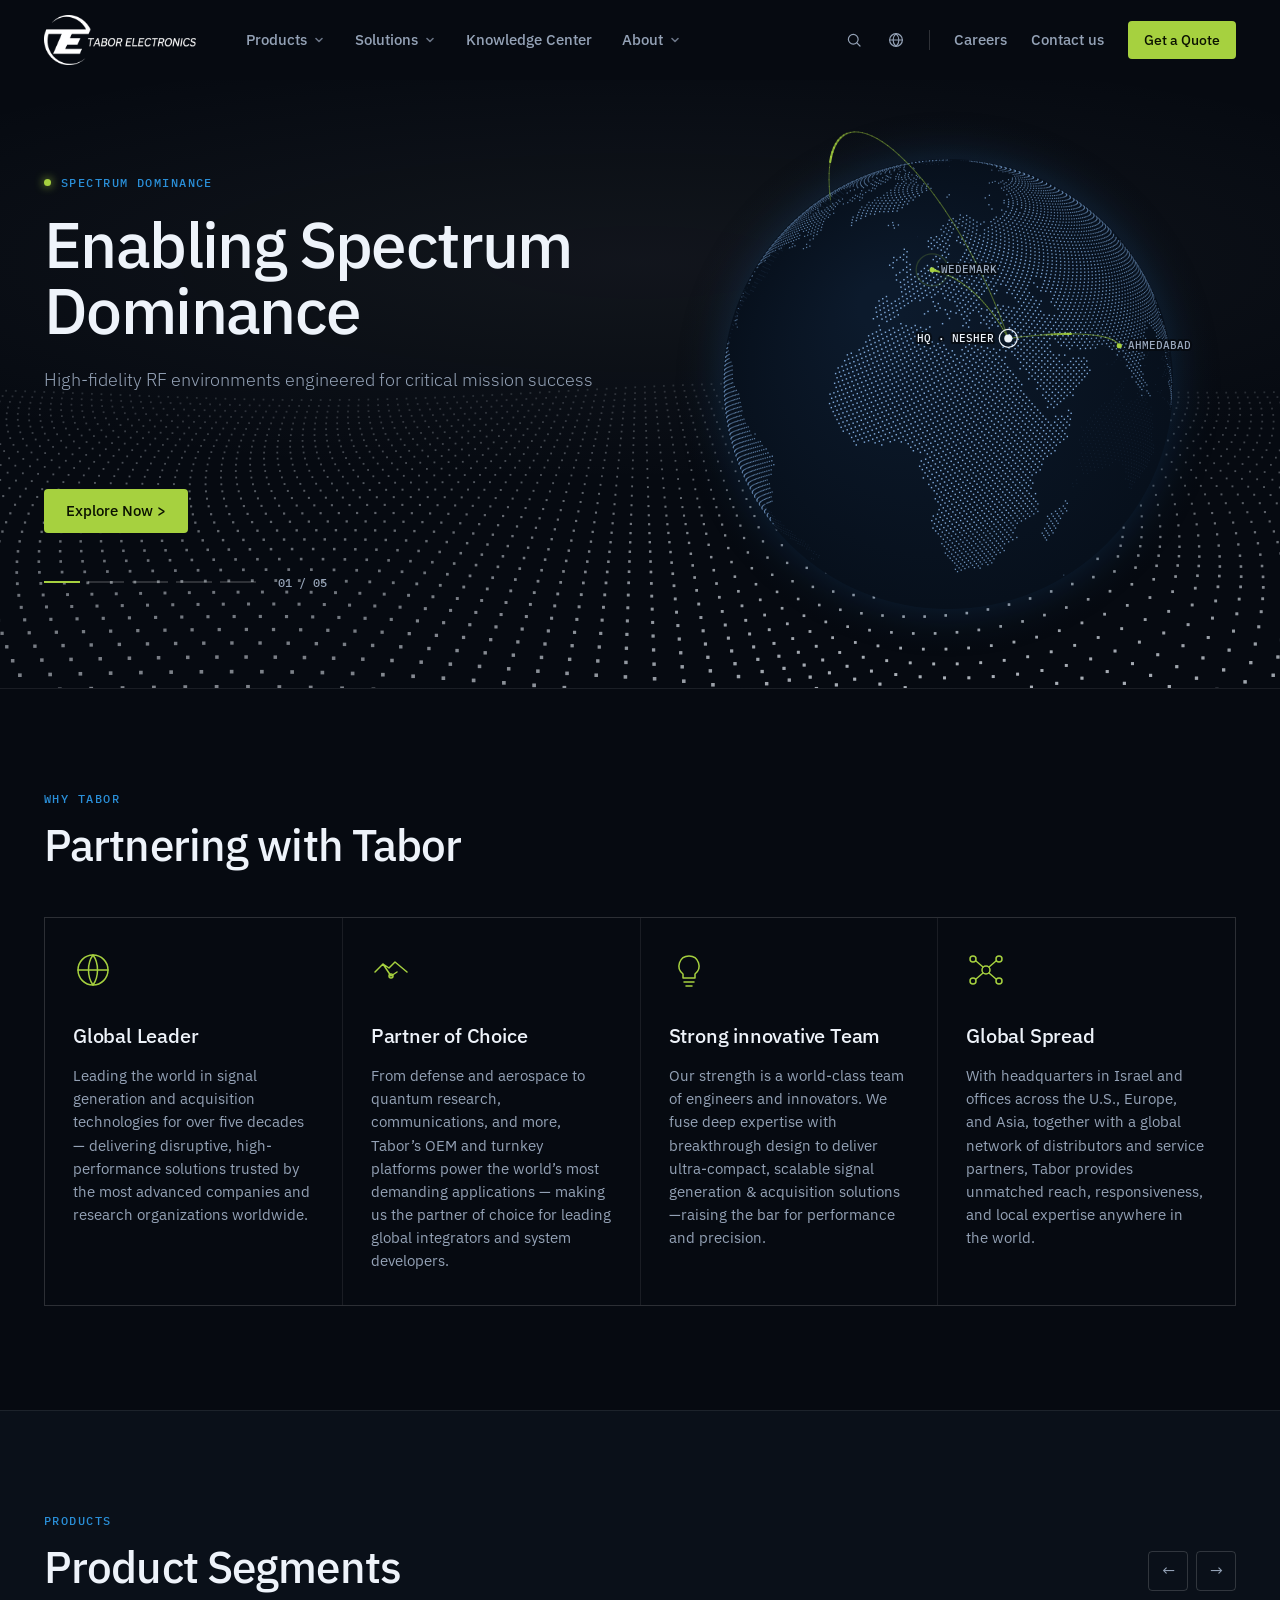
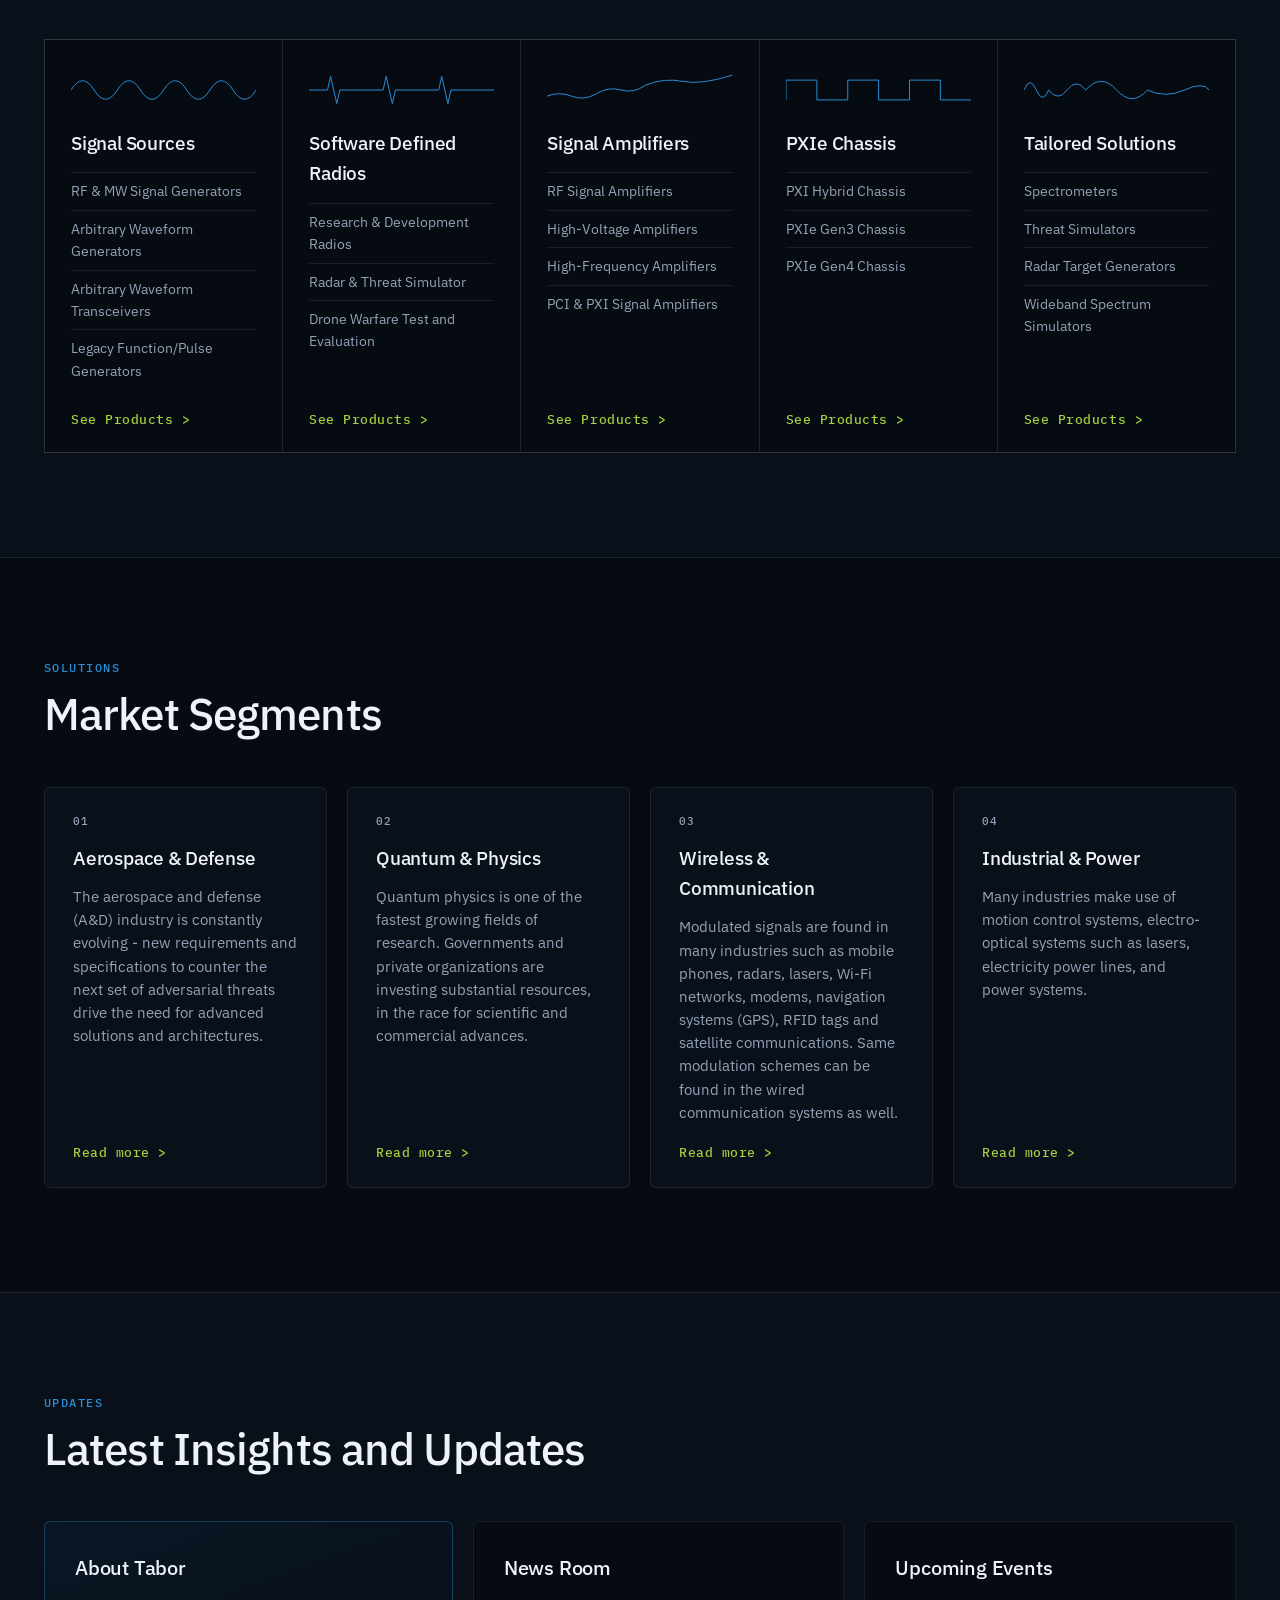
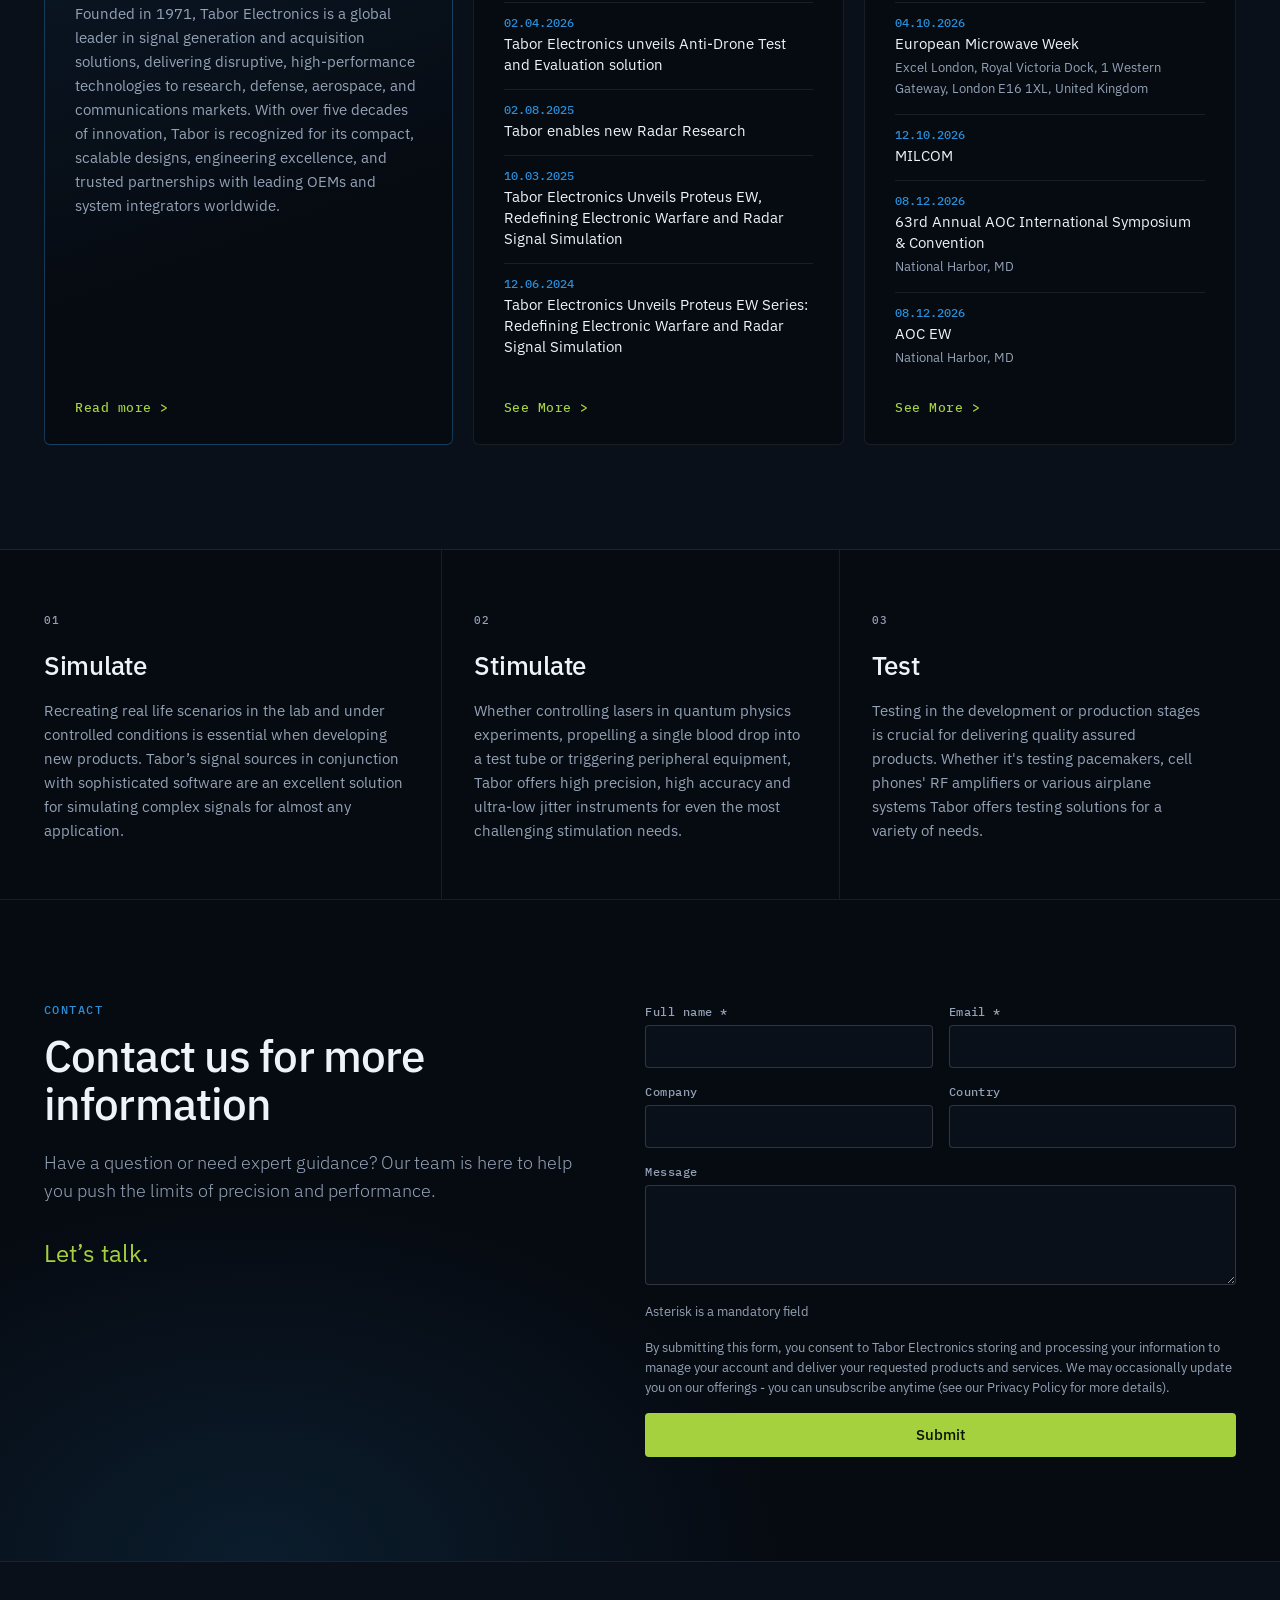
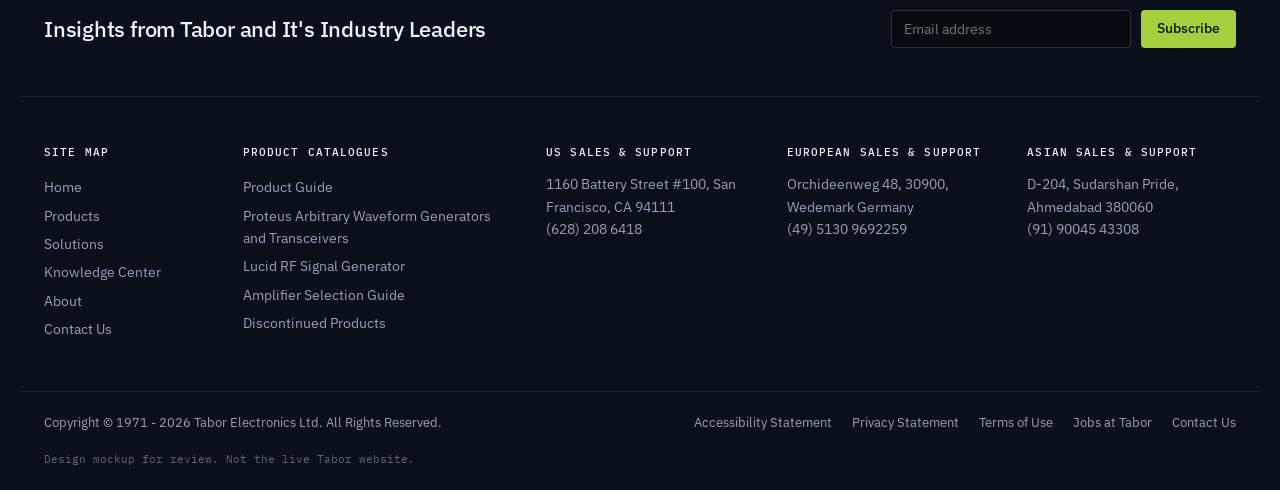
<file: index.html>
<!doctype html>
<html lang="en">
<head>
  <meta charset="utf-8" />
  <meta name="viewport" content="width=device-width, initial-scale=1" />
  <meta name="robots" content="noindex, nofollow, noarchive" />
  <title>Tabor Electronics | High-end, World leading, Signal Source Company</title>
  <link rel="icon" href="assets/favicon.png" />
  <link rel="preconnect" href="https://fonts.googleapis.com" />
  <link rel="preconnect" href="https://fonts.gstatic.com" crossorigin />
  <link href="https://fonts.googleapis.com/css2?family=IBM+Plex+Mono:wght@400;500&family=IBM+Plex+Sans:wght@300;400;500;600&display=swap" rel="stylesheet" />
  <link rel="stylesheet" href="styles.css" />
</head>
<body>

  <!-- HEADER: logo, main menu with dropdowns, search, language, utility links, quote -->
  <header class="nav" id="nav">
    <div class="wrap nav__bar">
      <a href="#" class="nav__logo"><img src="assets/tabor-logo.png" alt="Tabor Electronics" width="150" height="49" /></a>

      <nav class="menu" id="menu" aria-label="Main">
        <span class="menu__pill" aria-hidden="true"></span>
        <ul class="menu__list">
          <li class="menu__item" data-menu>
            <button class="menu__link" aria-expanded="false">Products<svg class="chev" viewBox="0 0 12 12" aria-hidden="true"><path d="M3 4.5 6 7.5 9 4.5" /></svg></button>
            <div class="dd dd--products">
              <div class="dd__cols">
                <div>
                  <p class="dd__head">Signal Sources</p>
                  <ul><li><a href="#">RF &amp; MW Signal Generators</a></li><li><a href="#">Arbitrary Waveform Generators</a></li><li><a href="#">Arbitrary Waveform Transceivers</a></li><li><a href="#">Legacy Function/Pulse Generators</a></li></ul>
                </div>
                <div>
                  <p class="dd__head">Signal Amplifiers</p>
                  <ul><li><a href="#">RF Signal Amplifiers</a></li><li><a href="#">High-Voltage Amplifiers</a></li><li><a href="#">High-Frequency Amplifiers</a></li><li><a href="#">PCI &amp; PXI Signal Amplifiers</a></li></ul>
                </div>
                <div>
                  <p class="dd__head">Software Defined Radios</p>
                  <ul><li><a href="#">Research &amp; Development Radios</a></li><li><a href="#">Radar &amp; Threat Simulator</a></li><li><a href="#">Drone Warfare Test and Evaluation</a></li></ul>
                  <ul class="dd__more"><li><a href="#">Tailored Solutions</a></li><li><a href="#">PXIe Chassis</a></li><li><a href="#">Discontinued Products</a></li></ul>
                </div>
              </div>
              <a href="#" class="dd__feature">
                <svg class="dd__wave" viewBox="0 0 240 48" aria-hidden="true"><path d="M0 24 Q 15 0 30 24 T 60 24 T 90 24 T 120 24 T 150 24 T 180 24 T 210 24 T 240 24" /></svg>
                <strong>Explore Proteus AWG &amp; Transceivers Series</strong>
                <span>High-speed waveform generation, IQ modulation and signal processing in one scalable system.</span>
                <em>Product Navigator<svg viewBox="0 0 12 12" aria-hidden="true"><path d="M4.5 3 7.5 6 4.5 9" /></svg></em>
              </a>
            </div>
          </li>
          <li class="menu__item" data-menu>
            <button class="menu__link" aria-expanded="false">Solutions<svg class="chev" viewBox="0 0 12 12" aria-hidden="true"><path d="M3 4.5 6 7.5 9 4.5" /></svg></button>
            <div class="dd dd--solutions">
              <div class="dd__cols">
                <div>
                  <p class="dd__head">Aerospace &amp; Defense</p>
                  <ul><li><a href="#">Spectrum Control and Monitoring</a></li><li><a href="#">Unmanned Aerial Systems (UAS) / Drones</a></li><li><a href="#">Radar and Range Simulation</a></li><li><a href="#">Electronic Warfare (EW)</a></li></ul>
                </div>
                <div>
                  <p class="dd__head">Quantum &amp; Physics</p>
                  <ul><li><a href="#">Quantum Computing</a></li><li><a href="#">Quantum Sensing</a></li><li><a href="#">Quantum Communication</a></li></ul>
                  <ul class="dd__more"><li><a href="#">Wireless &amp; Communications</a></li><li><a href="#">Industrial &amp; Power</a></li></ul>
                </div>
              </div>
            </div>
          </li>
          <li class="menu__item"><a href="#" class="menu__link">Knowledge Center</a></li>
          <li class="menu__item" data-menu>
            <button class="menu__link" aria-expanded="false">About<svg class="chev" viewBox="0 0 12 12" aria-hidden="true"><path d="M3 4.5 6 7.5 9 4.5" /></svg></button>
            <div class="dd dd--about">
              <ul class="dd__grid"><li><a href="#">Company Profile</a></li><li><a href="#">OEM &amp; Custom Solutions</a></li><li><a href="#">Key Executives</a></li><li><a href="#">Careers</a></li><li><a href="#">Quality at Tabor</a></li><li><a href="#">RoHS, WEEE &amp; REACH</a></li><li><a href="#">Blog</a></li><li><a href="#">News Room</a></li></ul>
            </div>
          </li>
        </ul>
      </nav>

      <div class="nav__tools">
        <div class="search" id="search">
          <button class="icon-btn" aria-label="Search" aria-expanded="false"><svg viewBox="0 0 24 24" aria-hidden="true"><circle cx="11" cy="11" r="6.5" /><path d="m20 20-4.2-4.2" /></svg></button>
          <input type="search" placeholder="Search products, solutions…" aria-label="Search" />
        </div>
        <button class="icon-btn" aria-label="Language"><svg viewBox="0 0 24 24" aria-hidden="true"><circle cx="12" cy="12" r="8.5" /><path d="M3.5 12h17M12 3.5c-2.6 2.4-3.9 5.2-3.9 8.5s1.3 6.1 3.9 8.5M12 3.5c2.6 2.4 3.9 5.2 3.9 8.5s-1.3 6.1-3.9 8.5" /></svg></button>
        <span class="nav__rule" aria-hidden="true"></span>
        <a href="#" class="nav__util">Careers</a>
        <a href="#" class="nav__util">Contact us</a>
        <a href="#" class="btn btn--lime btn--sm nav__quote">Get a Quote</a>
      </div>

      <button class="burger" id="burger" aria-label="Open menu" aria-expanded="false" aria-controls="drawer"><span></span><span></span></button>
    </div>

    <!-- phone and tablet menu -->
    <div class="drawer" id="drawer" aria-hidden="true">
      <div class="drawer__body">
        <details><summary>Products<svg class="chev" viewBox="0 0 12 12" aria-hidden="true"><path d="M3 4.5 6 7.5 9 4.5" /></svg></summary>
          <ul><li><a href="#">Signal Sources</a></li><li><a href="#">Signal Amplifiers</a></li><li><a href="#">Software Defined Radios</a></li><li><a href="#">Tailored Solutions</a></li><li><a href="#">PXIe Chassis</a></li><li><a href="#">Discontinued Products</a></li></ul>
        </details>
        <details><summary>Solutions<svg class="chev" viewBox="0 0 12 12" aria-hidden="true"><path d="M3 4.5 6 7.5 9 4.5" /></svg></summary>
          <ul><li><a href="#">Aerospace &amp; Defense</a></li><li><a href="#">Quantum &amp; Physics</a></li><li><a href="#">Wireless &amp; Communications</a></li><li><a href="#">Industrial &amp; Power</a></li></ul>
        </details>
        <a href="#" class="drawer__link">Knowledge Center</a>
        <details><summary>About<svg class="chev" viewBox="0 0 12 12" aria-hidden="true"><path d="M3 4.5 6 7.5 9 4.5" /></svg></summary>
          <ul><li><a href="#">Company Profile</a></li><li><a href="#">OEM &amp; Custom Solutions</a></li><li><a href="#">Key Executives</a></li><li><a href="#">Quality at Tabor</a></li><li><a href="#">Blog</a></li><li><a href="#">News Room</a></li></ul>
        </details>
        <a href="#" class="drawer__link">Careers</a>
        <a href="#" class="drawer__link">Contact us</a>
        <a href="#" class="btn btn--lime drawer__quote">Get a Quote</a>
      </div>
    </div>
  </header>

  <main>
    <!-- HERO CAROUSEL -->
    <section class="hero">
      <div class="wrap hero__inner">
        <div class="hero__copy">
          <div class="slides" id="slides">
            <article class="slide is-active">
              <p class="eyebrow"><span class="dot"></span>Spectrum dominance</p>
              <h1>Enabling Spectrum Dominance</h1>
              <p class="lead">High-fidelity RF environments engineered for critical mission success</p>
            </article>
            <article class="slide">
              <p class="eyebrow"><span class="dot"></span>Software Defined Radios</p>
              <h1>Tabor's Software Defined Radios</h1>
              <p class="lead">Validate Drone Performance in RF Congested Enviroment</p>
            </article>
            <article class="slide">
              <p class="eyebrow"><span class="dot"></span>LSX Series</p>
              <h1>LSX Series, Ultra-fast Frequency Switching</h1>
              <p class="lead">The new LSX is the speed king! 10us across the entire frequency range.</p>
            </article>
            <article class="slide">
              <p class="eyebrow"><span class="dot"></span>Product Navigator</p>
              <h1>Find the right product Fast and Easy</h1>
              <p class="lead">Enabling the Breakthroughs of Tomorrow</p>
            </article>
            <article class="slide">
              <p class="eyebrow"><span class="dot"></span>Tailored Solutions</p>
              <h1>Innovate with Tailored Solutions</h1>
              <p class="lead">Enabling the Breakthroughs of Tomorrow</p>
            </article>
          </div>
          <a href="#" class="btn btn--lime hero__cta">Explore Now &gt;</a>
          <div class="hero__dots" id="dots" role="tablist" aria-label="Slides">
            <button class="is-active" aria-label="Slide 1"><i></i></button>
            <button aria-label="Slide 2"><i></i></button>
            <button aria-label="Slide 3"><i></i></button>
            <button aria-label="Slide 4"><i></i></button>
            <button aria-label="Slide 5"><i></i></button>
            <span class="hero__count" id="count">01 / 05</span>
          </div>
        </div>
        <div class="hero__globe"><div id="globe" class="rg"></div></div>
      </div>
    </section>

    <!-- PARTNERING WITH TABOR -->
    <section class="section">
      <div class="wrap">
        <header class="section__head"><p class="eyebrow">Why Tabor</p><h2>Partnering with Tabor</h2></header>
        <div class="pillars">
          <article>
            <svg class="pic" viewBox="0 0 40 40" aria-hidden="true"><circle cx="20" cy="20" r="15" /><path d="M5 20h30M20 5c-6 8-6 22 0 30M20 5c6 8 6 22 0 30" /></svg>
            <h3>Global Leader</h3>
            <p>Leading the world in signal generation and acquisition technologies for over five decades — delivering disruptive, high-performance solutions trusted by the most advanced companies and research organizations worldwide.</p>
          </article>
          <article>
            <svg class="pic" viewBox="0 0 40 40" aria-hidden="true"><path d="M4 22l8-8 6 4 6-6 12 10M12 14l8 12 6-4" /><circle cx="20" cy="26" r="2" /></svg>
            <h3>Partner of Choice</h3>
            <p>From defense and aerospace to quantum research, communications, and more, Tabor’s OEM and turnkey platforms power the world’s most demanding applications — making us the partner of choice for leading global integrators and system developers.</p>
          </article>
          <article>
            <svg class="pic" viewBox="0 0 40 40" aria-hidden="true"><path d="M20 6a10 10 0 0 0-6 18v4h12v-4a10 10 0 0 0-6-18zM15 32h10M17 36h6" /></svg>
            <h3>Strong innovative Team</h3>
            <p>Our strength is a world-class team of engineers and innovators. We fuse deep expertise with breakthrough design to deliver ultra-compact, scalable signal generation &amp; acquisition solutions—raising the bar for performance and precision.</p>
          </article>
          <article>
            <svg class="pic" viewBox="0 0 40 40" aria-hidden="true"><circle cx="20" cy="20" r="4" /><circle cx="7" cy="9" r="3" /><circle cx="33" cy="9" r="3" /><circle cx="7" cy="31" r="3" /><circle cx="33" cy="31" r="3" /><path d="M10 11l7 6M30 11l-7 6M10 29l7-6M30 29l-7-6" /></svg>
            <h3>Global Spread</h3>
            <p>With headquarters in Israel and offices across the U.S., Europe, and Asia, together with a global network of distributors and service partners, Tabor provides unmatched reach, responsiveness, and local expertise anywhere in the world.</p>
          </article>
        </div>
      </div>
    </section>

    <!-- PRODUCT SEGMENTS -->
    <section class="section section--alt">
      <div class="wrap">
        <header class="section__head section__head--row">
          <div><p class="eyebrow">Products</p><h2>Product Segments</h2></div>
          <div class="arrows" aria-hidden="true"><span>←</span><span>→</span></div>
        </header>
        <div class="products">
          <a class="card" href="#">
            <svg class="wave" viewBox="0 0 300 60" aria-hidden="true"><path d="M0 30 Q 18.75 0 37.5 30 T 75 30 T 112.5 30 T 150 30 T 187.5 30 T 225 30 T 262.5 30 T 300 30" /></svg>
            <h3>Signal Sources</h3>
            <ul><li>RF &amp; MW Signal Generators</li><li>Arbitrary Waveform Generators</li><li>Arbitrary Waveform Transceivers</li><li>Legacy Function/Pulse Generators</li></ul>
            <span class="more">See Products &gt;</span>
          </a>
          <a class="card" href="#">
            <svg class="wave" viewBox="0 0 300 60" aria-hidden="true"><path d="M0 30 L30 30 L35 8 L45 52 L50 30 L120 30 L125 8 L135 52 L140 30 L210 30 L215 8 L225 52 L230 30 L300 30" /></svg>
            <h3>Software Defined Radios</h3>
            <ul><li>Research &amp; Development Radios</li><li>Radar &amp; Threat Simulator</li><li>Drone Warfare Test and Evaluation</li></ul>
            <span class="more">See Products &gt;</span>
          </a>
          <a class="card" href="#">
            <svg class="wave" viewBox="0 0 300 60" aria-hidden="true"><path d="M0 40 Q 20 32 40 40 T 80 36 Q 100 24 120 30 T 160 22 Q 190 10 220 16 T 300 6" /></svg>
            <h3>Signal Amplifiers</h3>
            <ul><li>RF Signal Amplifiers</li><li>High-Voltage Amplifiers</li><li>High-Frequency Amplifiers</li><li>PCI &amp; PXI Signal Amplifiers</li></ul>
            <span class="more">See Products &gt;</span>
          </a>
          <a class="card" href="#">
            <svg class="wave" viewBox="0 0 300 60" aria-hidden="true"><path d="M0 46 L0 14 L50 14 L50 46 L100 46 L100 14 L150 14 L150 46 L200 46 L200 14 L250 14 L250 46 L300 46" /></svg>
            <h3>PXIe Chassis</h3>
            <ul><li>PXI Hybrid Chassis</li><li>PXIe Gen3 Chassis</li><li>PXIe Gen4 Chassis</li></ul>
            <span class="more">See Products &gt;</span>
          </a>
          <a class="card" href="#">
            <svg class="wave" viewBox="0 0 300 60" aria-hidden="true"><path d="M0 30 Q 10 6 20 30 T 40 30 Q 55 50 70 30 T 100 30 Q 125 2 150 30 T 200 30 Q 230 44 260 30 T 300 30" /></svg>
            <h3>Tailored Solutions</h3>
            <ul><li>Spectrometers</li><li>Threat Simulators</li><li>Radar Target Generators</li><li>Wideband Spectrum Simulators</li></ul>
            <span class="more">See Products &gt;</span>
          </a>
        </div>
      </div>
    </section>

    <!-- MARKET SEGMENTS -->
    <section class="section">
      <div class="wrap">
        <header class="section__head"><p class="eyebrow">Solutions</p><h2>Market Segments</h2></header>
        <div class="markets">
          <article><span class="tag">01</span><h3>Aerospace &amp; Defense</h3><p>The aerospace and defense (A&amp;D) industry is constantly evolving - new requirements and specifications to counter the next set of adversarial threats drive the need for advanced solutions and architectures.</p><a href="#" class="more">Read more &gt;</a></article>
          <article><span class="tag">02</span><h3>Quantum &amp; Physics</h3><p>Quantum physics is one of the fastest growing fields of research. Governments and private organizations are investing substantial resources, in the race for scientific and commercial advances.</p><a href="#" class="more">Read more &gt;</a></article>
          <article><span class="tag">03</span><h3>Wireless &amp; Communication</h3><p>Modulated signals are found in many industries such as mobile phones, radars, lasers, Wi-Fi networks, modems, navigation systems (GPS), RFID tags and satellite communications. Same modulation schemes can be found in the wired communication systems as well.</p><a href="#" class="more">Read more &gt;</a></article>
          <article><span class="tag">04</span><h3>Industrial &amp; Power</h3><p>Many industries make use of motion control systems, electro-optical systems such as lasers, electricity power lines, and power systems.</p><a href="#" class="more">Read more &gt;</a></article>
        </div>
      </div>
    </section>

    <!-- LATEST INSIGHTS AND UPDATES -->
    <section class="section section--alt">
      <div class="wrap">
        <header class="section__head"><p class="eyebrow">Updates</p><h2>Latest Insights and Updates</h2></header>
        <div class="insights">
          <article class="panel panel--about">
            <h3>About Tabor</h3>
            <p>Founded in 1971, Tabor Electronics is a global leader in signal generation and acquisition solutions, delivering disruptive, high-performance technologies to research, defense, aerospace, and communications markets. With over five decades of innovation, Tabor is recognized for its compact, scalable designs, engineering excellence, and trusted partnerships with leading OEMs and system integrators worldwide.</p>
            <a href="#" class="more">Read more &gt;</a>
          </article>
          <article class="panel">
            <h3>News Room</h3>
            <ul class="feed">
              <li><time>02.04.2026</time><a href="#">Tabor Electronics unveils Anti-Drone Test and Evaluation solution</a></li>
              <li><time>02.08.2025</time><a href="#">Tabor enables new Radar Research</a></li>
              <li><time>10.03.2025</time><a href="#">Tabor Electronics Unveils Proteus EW, Redefining Electronic Warfare and Radar Signal Simulation</a></li>
              <li><time>12.06.2024</time><a href="#">Tabor Electronics Unveils Proteus EW Series: Redefining Electronic Warfare and Radar Signal Simulation</a></li>
            </ul>
            <a href="#" class="more">See More &gt;</a>
          </article>
          <article class="panel">
            <h3>Upcoming Events</h3>
            <ul class="feed">
              <li><time>04.10.2026</time><a href="#">European Microwave Week</a><small>Excel London, Royal Victoria Dock, 1 Western Gateway, London E16 1XL, United Kingdom</small></li>
              <li><time>12.10.2026</time><a href="#">MILCOM</a></li>
              <li><time>08.12.2026</time><a href="#">63rd Annual AOC International Symposium &amp; Convention</a><small>National Harbor, MD</small></li>
              <li><time>08.12.2026</time><a href="#">AOC EW</a><small>National Harbor, MD</small></li>
            </ul>
            <a href="#" class="more">See More &gt;</a>
          </article>
        </div>
      </div>
    </section>

    <!-- SIMULATE / STIMULATE / TEST -->
    <section class="sst">
      <div class="wrap sst__grid">
        <article>
          <span class="tag">01</span>
          <h3>Simulate</h3>
          <p>Recreating real life scenarios in the lab and under controlled conditions is essential when developing new products. Tabor’s signal sources in conjunction with sophisticated software are an excellent solution for simulating complex signals for almost any application.</p>
        </article>
        <article>
          <span class="tag">02</span>
          <h3>Stimulate</h3>
          <p>Whether controlling lasers in quantum physics experiments, propelling a single blood drop into a test tube or triggering peripheral equipment, Tabor offers high precision, high accuracy and ultra-low jitter instruments for even the most challenging stimulation needs.</p>
        </article>
        <article>
          <span class="tag">03</span>
          <h3>Test</h3>
          <p>Testing in the development or production stages is crucial for delivering quality assured products. Whether it's testing pacemakers, cell phones' RF amplifiers or various airplane systems Tabor offers testing solutions for a variety of needs.</p>
        </article>
      </div>
    </section>

    <!-- CONTACT -->
    <section class="section contact">
      <div class="wrap contact__grid">
        <div>
          <p class="eyebrow">Contact</p>
          <h2>Contact us for more information</h2>
          <p class="lead">Have a question or need expert guidance? Our team is here to help you push the limits of precision and performance.</p>
          <p class="contact__talk">Let’s talk.</p>
        </div>
        <form class="form" onsubmit="return false">
          <label>Full name *<input type="text" /></label>
          <label>Email *<input type="email" /></label>
          <label>Company<input type="text" /></label>
          <label>Country<input type="text" /></label>
          <label class="form__wide">Message<textarea rows="4"></textarea></label>
          <p class="form__note form__wide">Asterisk is a mandatory field</p>
          <p class="form__note form__wide">By submitting this form, you consent to Tabor Electronics storing and processing your information to manage your account and deliver your requested products and services. We may occasionally update you on our offerings - you can unsubscribe anytime (see our Privacy Policy for more details).</p>
          <button class="btn btn--lime form__wide" type="button">Submit</button>
        </form>
      </div>
    </section>
  </main>

  <footer class="footer">
    <div class="wrap footer__news">
      <h3>Insights from Tabor and It's Industry Leaders</h3>
      <form class="footer__sub" onsubmit="return false"><input type="email" placeholder="Email address" /><button class="btn btn--lime btn--sm" type="button">Subscribe</button></form>
    </div>
    <div class="wrap footer__grid">
      <div>
        <h4>Site Map</h4>
        <ul><li>Home</li><li>Products</li><li>Solutions</li><li>Knowledge Center</li><li>About</li><li>Contact Us</li></ul>
      </div>
      <div>
        <h4>Product Catalogues</h4>
        <ul><li>Product Guide</li><li>Proteus Arbitrary Waveform Generators and Transceivers</li><li>Lucid RF Signal Generator</li><li>Amplifier Selection Guide</li><li>Discontinued Products</li></ul>
      </div>
      <div>
        <h4>US Sales &amp; Support</h4>
        <p>1160 Battery Street #100, San Francisco, CA 94111<br />(628) 208 6418</p>
      </div>
      <div>
        <h4>European Sales &amp; Support</h4>
        <p>Orchideenweg 48, 30900, Wedemark Germany<br />(49) 5130 9692259</p>
      </div>
      <div>
        <h4>Asian Sales &amp; Support</h4>
        <p>D-204, Sudarshan Pride, Ahmedabad 380060<br />(91) 90045 43308</p>
      </div>
    </div>
    <div class="wrap footer__base">
      <span>Copyright © 1971 - 2026 Tabor Electronics Ltd. All Rights Reserved.</span>
      <nav><a href="#">Accessibility Statement</a><a href="#">Privacy Statement</a><a href="#">Terms of Use</a><a href="#">Jobs at Tabor</a><a href="#">Contact Us</a></nav>
    </div>
    <div class="wrap footer__draft">Design mockup for review. Not the live Tabor website.</div>
  </footer>

  <script src="js/land.js"></script>
  <script src="js/globe.js"></script>
  <script src="js/wavemesh.js"></script>
  <script src="js/nav.js"></script>
  <script>
    mountWaveMesh(document.querySelector(".hero"), { origin: document.getElementById("globe") });
    mountRouteGlobe(document.getElementById("globe"), {
      hub: { name: "Nesher", lon: 35.04, lat: 32.77 },
      places: [
        { name: "San Francisco", lon: -122.42, lat: 37.77, note: "US Sales & Support" },
        { name: "Wedemark", lon: 9.72, lat: 52.53, note: "European Sales & Support" },
        { name: "Ahmedabad", lon: 72.57, lat: 23.02, note: "Asian Sales & Support" },
      ],
      theme: { ground: "#07101c", land: "#7fa8d8", arc: "#a6d13f", glow: "rgb(40 130 220 / 0.20)", text: "#eef3fa", muted: "#9aa8bd" },
    });

    // hero carousel: rotates on its own, dots jump to a slide
    (function () {
      const slides = [...document.querySelectorAll("#slides .slide")];
      const dots = [...document.querySelectorAll("#dots button")];
      const count = document.getElementById("count");
      const still = matchMedia("(prefers-reduced-motion: reduce)").matches;
      let i = 0, timer;
      const show = (n) => {
        slides[i].classList.remove("is-active");
        dots[i].classList.remove("is-active");
        i = (n + slides.length) % slides.length;
        slides[i].classList.add("is-active");
        dots[i].classList.add("is-active");
        count.textContent = `0${i + 1} / 0${slides.length}`;
      };
      const run = () => { clearInterval(timer); if (!still) timer = setInterval(() => show(i + 1), 6000); };
      dots.forEach((d, n) => d.addEventListener("click", () => { show(n); run(); }));
      run();
    })();
  </script>
</body>
</html>
</file>
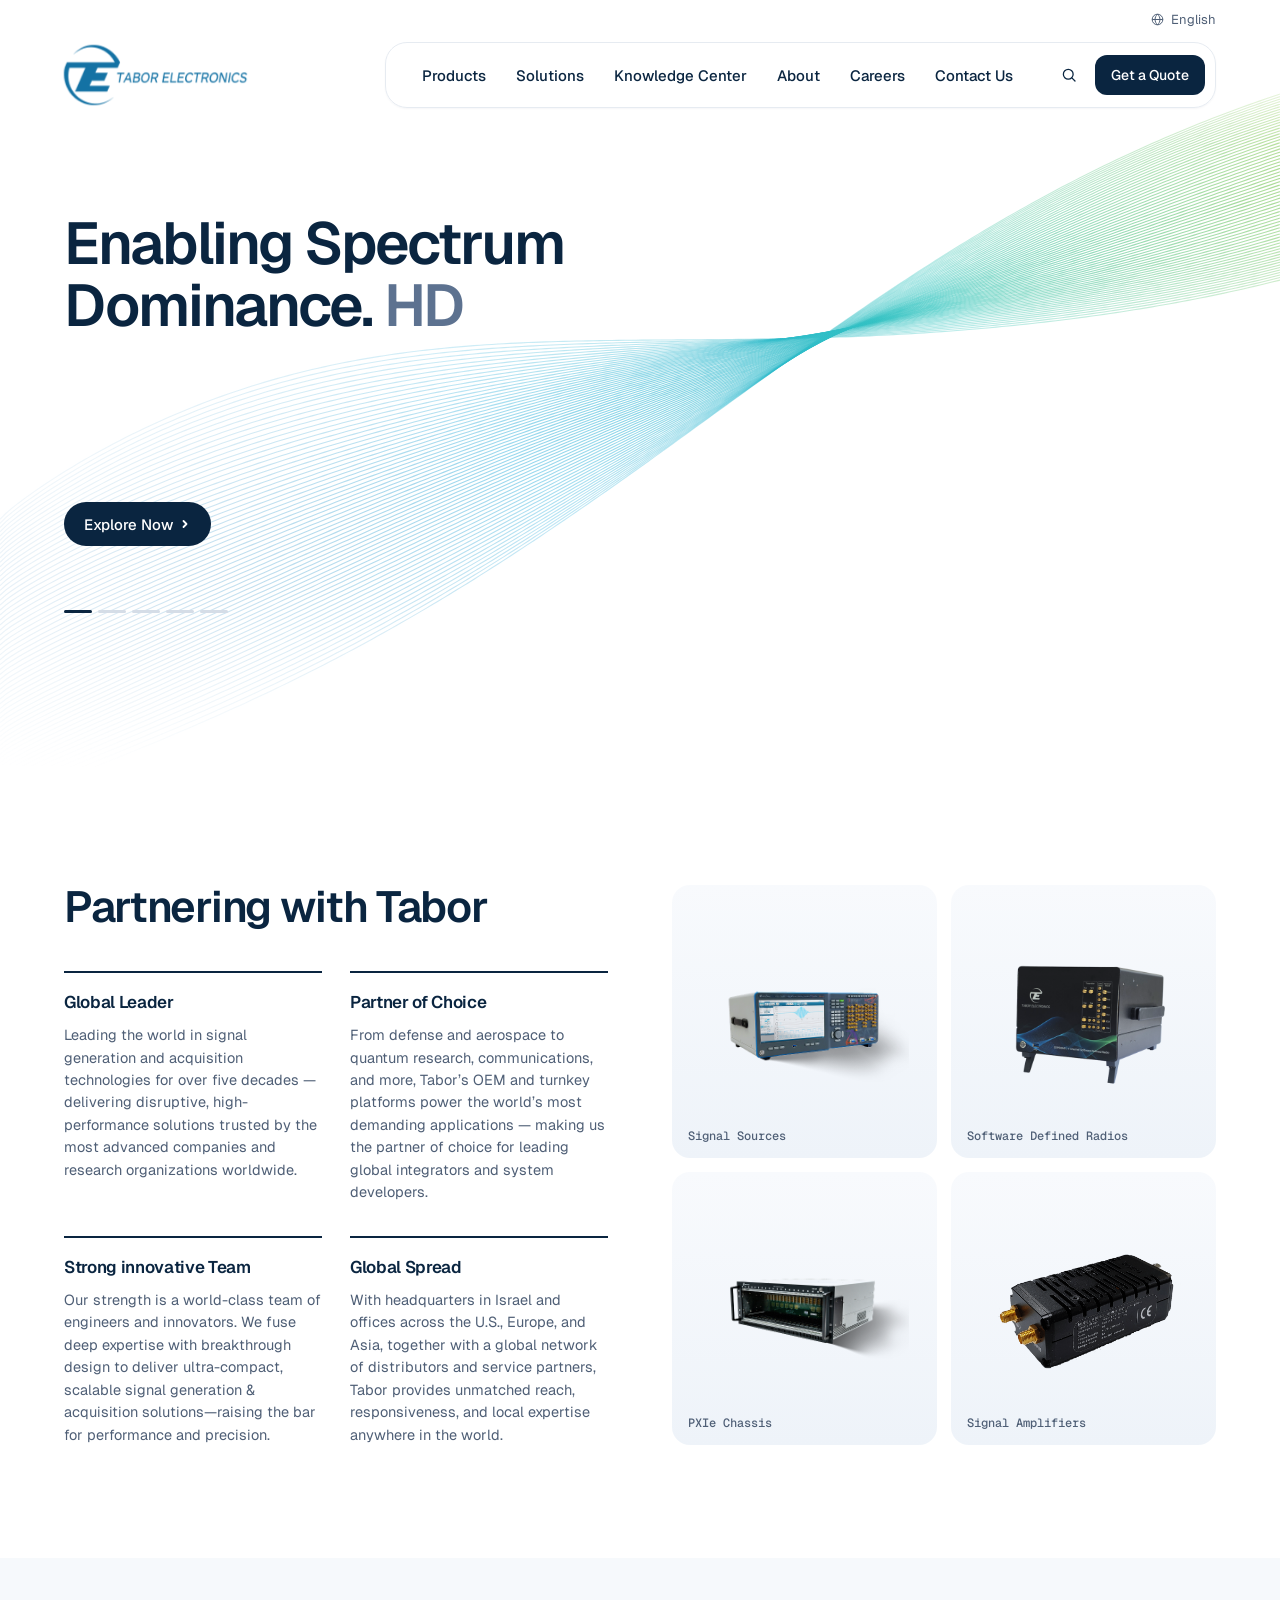
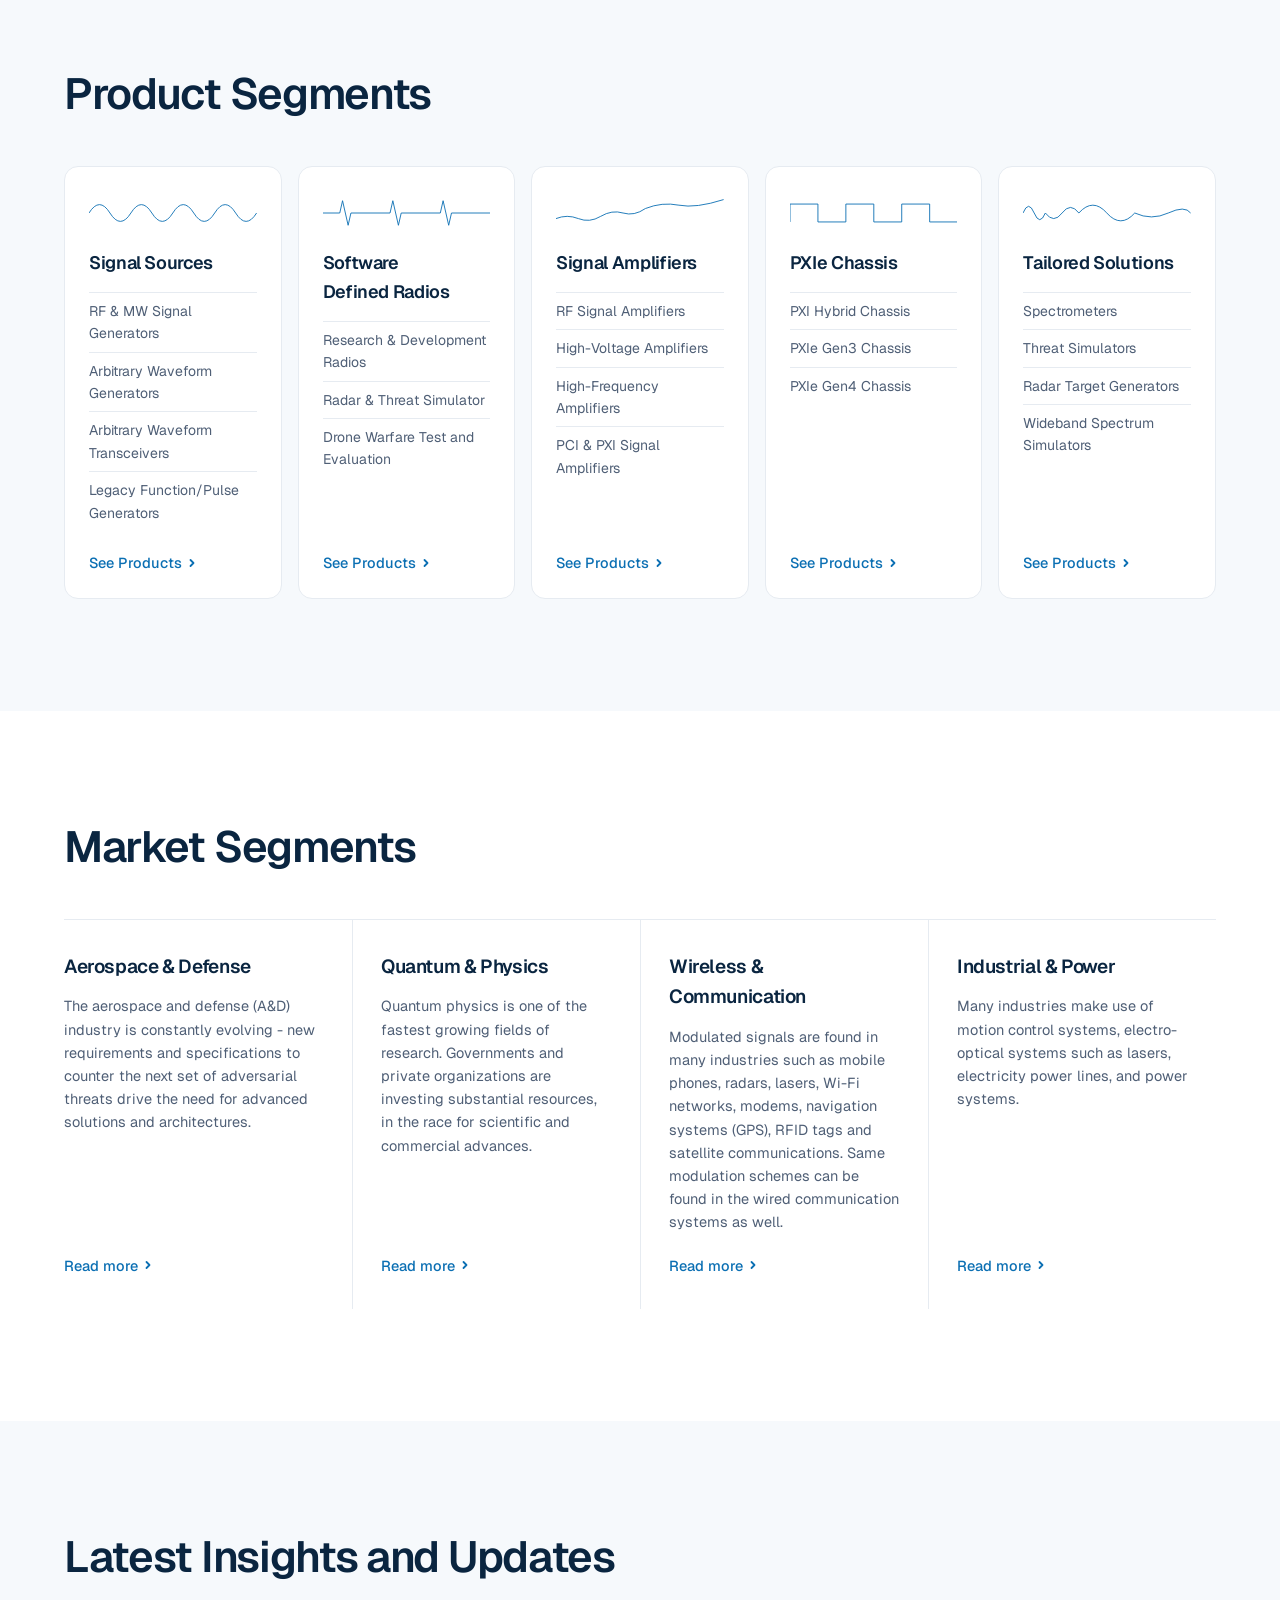
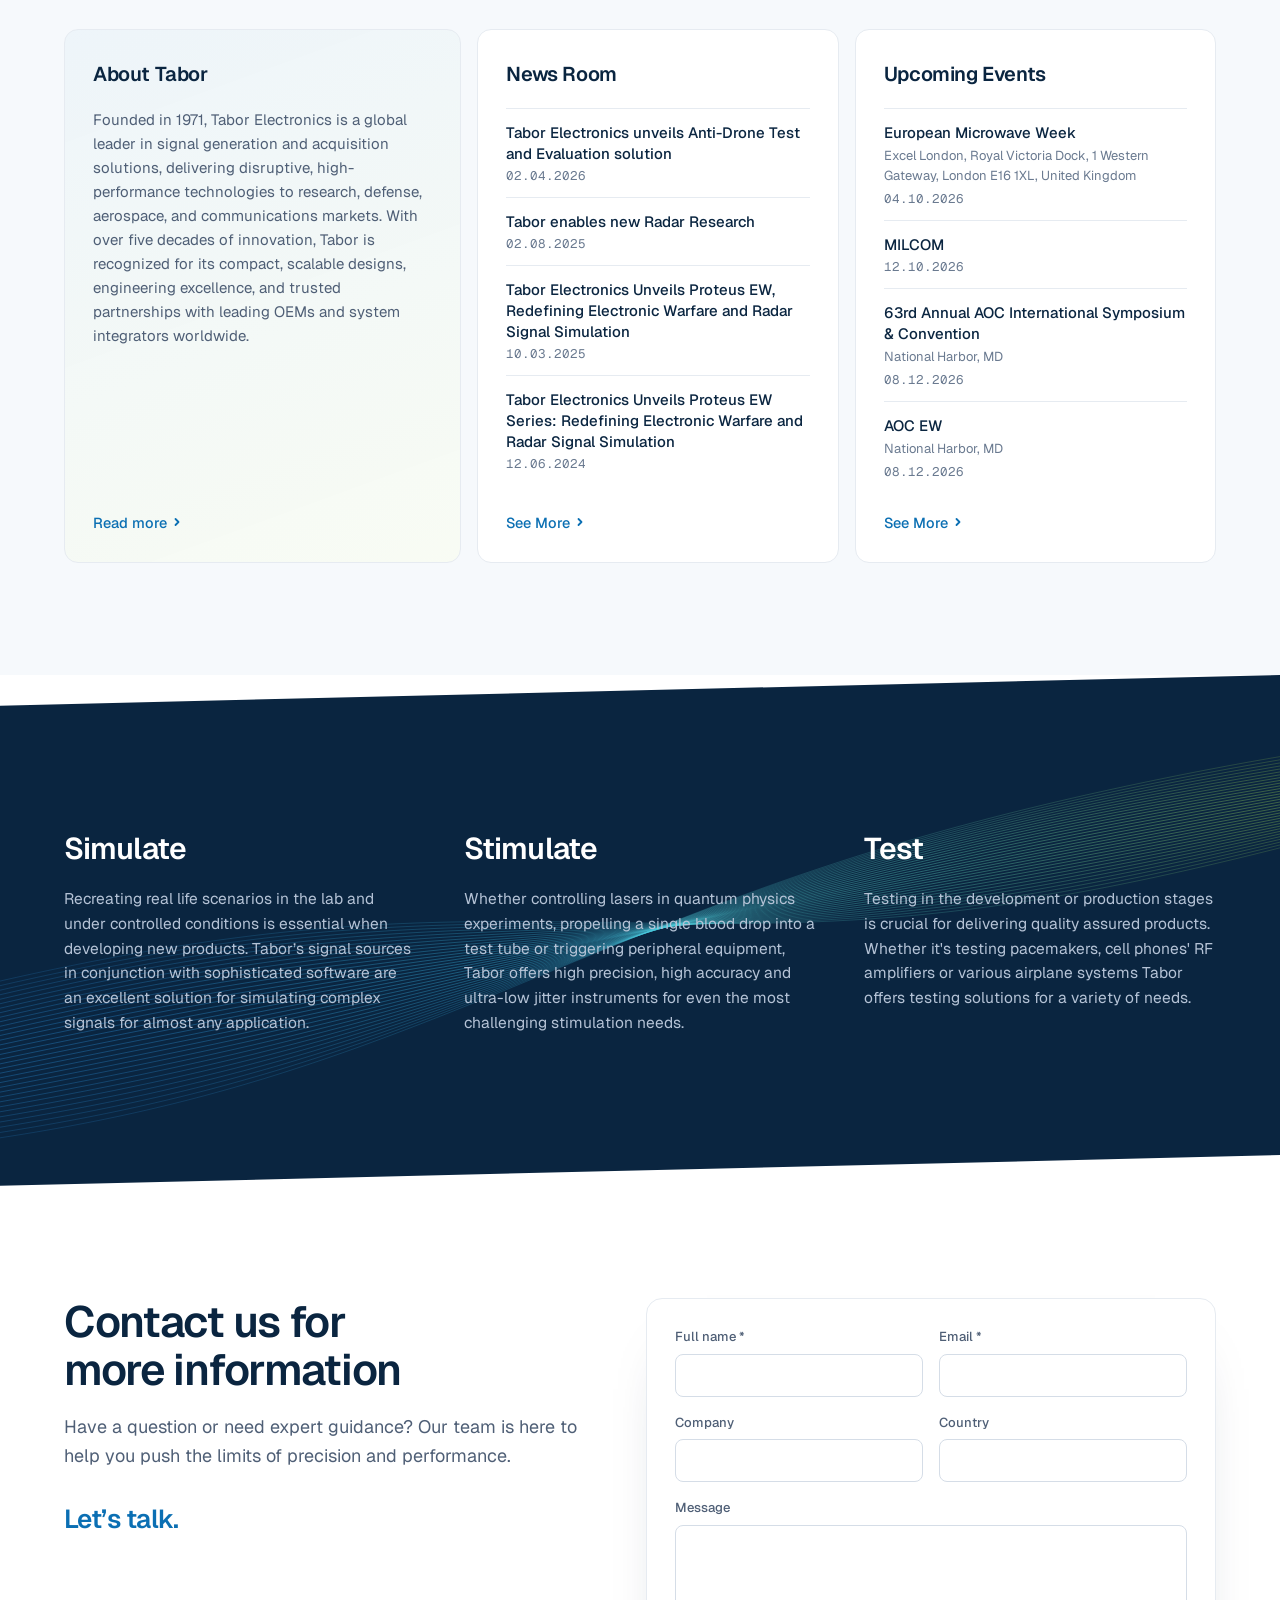
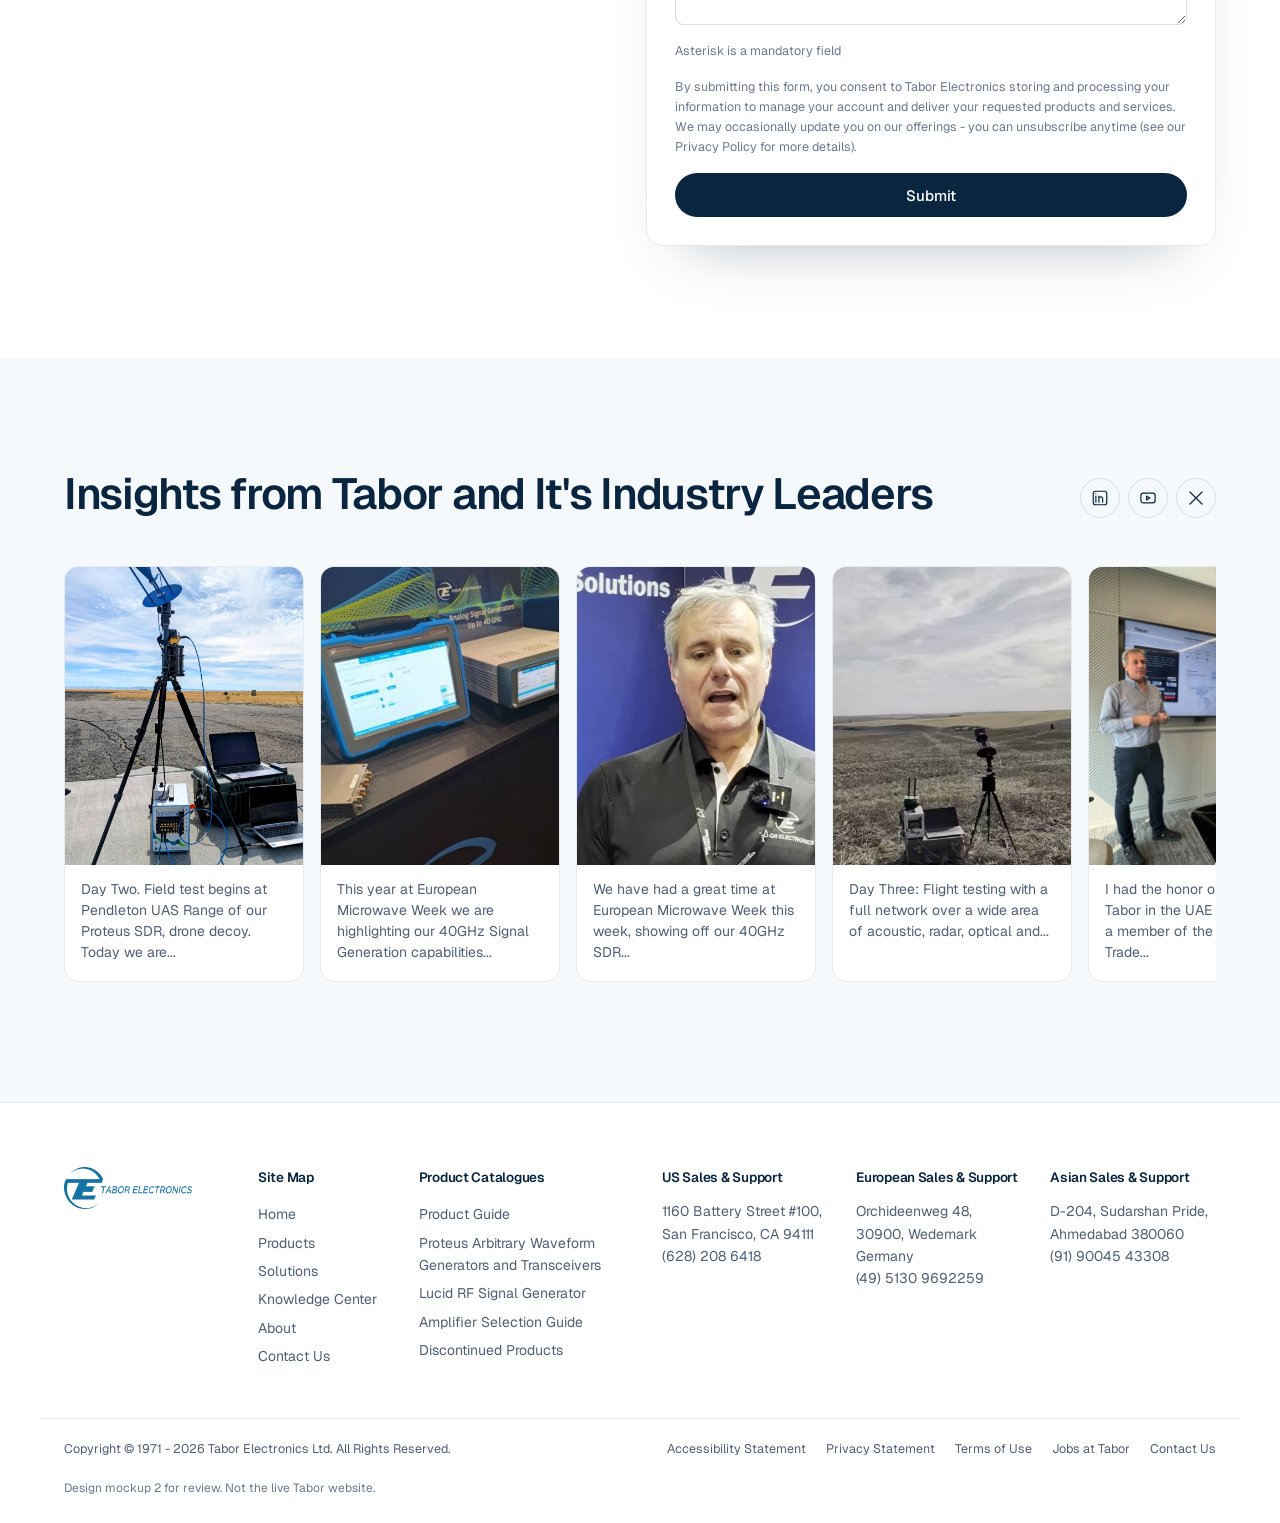
<file: mockup-2/index.html>
<!doctype html>
<html lang="en">
<head>
  <meta charset="utf-8" />
  <meta name="viewport" content="width=device-width, initial-scale=1" />
  <meta name="robots" content="noindex, nofollow, noarchive" />
  <title>Tabor Electronics | High-end, World leading, Signal Source Company</title>
  <link rel="icon" href="assets/favicon.png" />
  <link rel="preconnect" href="https://fonts.googleapis.com" />
  <link rel="preconnect" href="https://fonts.gstatic.com" crossorigin />
  <link href="https://fonts.googleapis.com/css2?family=Geist:wght@300..700&family=Geist+Mono:wght@400;500&display=swap" rel="stylesheet" />
  <link rel="stylesheet" href="styles.css" />
</head>
<body>

  <!-- HEADER: a thin utility line, then a floating capsule. Products, Solutions, About and Search
       all open one shared panel that reshapes itself as you move between them. -->
  <div class="topline">
    <div class="wrap topline__in">
      <button class="topline__lang" aria-label="Language"><svg viewBox="0 0 24 24" aria-hidden="true"><circle cx="12" cy="12" r="8.5" /><path d="M3.5 12h17M12 3.5c-2.6 2.4-3.9 5.2-3.9 8.5s1.3 6.1 3.9 8.5M12 3.5c2.6 2.4 3.9 5.2 3.9 8.5s-1.3 6.1-3.9 8.5" /></svg>English</button>
    </div>
  </div>

  <header class="bar" id="bar">
    <div class="wrap bar__wrap">
      <a href="#" class="bar__logo"><img src="assets/tabor-logo.png" alt="Tabor Electronics" width="150" height="49" /></a>
      <div class="capsule" id="capsule">
        <div class="capsule__row">
          <nav class="capsule__menu" aria-label="Main">
            <button class="capsule__link" data-open="products" aria-expanded="false">Products</button>
            <button class="capsule__link" data-open="solutions" aria-expanded="false">Solutions</button>
            <a href="#" class="capsule__link">Knowledge Center</a>
            <button class="capsule__link" data-open="about" aria-expanded="false">About</button>
            <a href="#" class="capsule__link">Careers</a>
            <a href="#" class="capsule__link">Contact Us</a>
          </nav>
          <div class="capsule__end">
            <button class="capsule__icon" data-open="search" aria-label="Search" aria-expanded="false"><svg viewBox="0 0 24 24" aria-hidden="true"><circle cx="11" cy="11" r="6.5" /><path d="m20 20-4.2-4.2" /></svg></button>
            <a href="#" class="btn btn--dark btn--sm">Get a Quote</a>
            <button class="capsule__toggle" id="toggle" aria-expanded="false" aria-controls="sheet"><span>Menu</span><i aria-hidden="true"></i></button>
          </div>
        </div>

        <!-- phone and tablet: the capsule itself grows into the menu -->
        <div class="sheet" id="sheet">
          <div class="sheet__in">
            <details><summary>Products</summary><ul><li><a href="#">Signal Sources</a></li><li><a href="#">Signal Amplifiers</a></li><li><a href="#">Software Defined Radios</a></li><li><a href="#">Tailored Solutions</a></li><li><a href="#">PXIe Chassis</a></li><li><a href="#">Discontinued Products</a></li></ul></details>
            <details><summary>Solutions</summary><ul><li><a href="#">Aerospace &amp; Defense</a></li><li><a href="#">Quantum &amp; Physics</a></li><li><a href="#">Wireless &amp; Communications</a></li><li><a href="#">Industrial &amp; Power</a></li></ul></details>
            <a href="#" class="sheet__link">Knowledge Center</a>
            <details><summary>About</summary><ul><li><a href="#">Company Profile</a></li><li><a href="#">OEM &amp; Custom Solutions</a></li><li><a href="#">Key Executives</a></li><li><a href="#">Quality at Tabor</a></li><li><a href="#">Blog</a></li><li><a href="#">News Room</a></li></ul></details>
            <div class="sheet__utils"><a href="#">Careers</a><a href="#">Contact us</a><a href="#">English</a></div>
          </div>
        </div>

        <!-- the shared, shape-shifting panel -->
        <div class="morph" id="morph">
          <span class="morph__caret" aria-hidden="true"></span>
          <div class="morph__box">
            <section class="pane" data-pane="products">
              <div class="pane__cols">
                <div>
                  <p class="pane__head">Signal Sources</p>
                  <ul><li><a href="#">RF &amp; MW Signal Generators</a></li><li><a href="#">Arbitrary Waveform Generators</a></li><li><a href="#">Arbitrary Waveform Transceivers</a></li><li><a href="#">Legacy Function/Pulse Generators</a></li></ul>
                </div>
                <div>
                  <p class="pane__head">Signal Amplifiers</p>
                  <ul><li><a href="#">RF Signal Amplifiers</a></li><li><a href="#">High-Voltage Amplifiers</a></li><li><a href="#">High-Frequency Amplifiers</a></li><li><a href="#">PCI &amp; PXI Signal Amplifiers</a></li></ul>
                </div>
                <div>
                  <p class="pane__head">Software Defined Radios</p>
                  <ul><li><a href="#">Research &amp; Development Radios</a></li><li><a href="#">Radar &amp; Threat Simulator</a></li><li><a href="#">Drone Warfare Test and Evaluation</a></li></ul>
                </div>
              </div>
              <div class="pane__foot">
                <a href="#" class="pane__chip">Tailored Solutions</a><a href="#" class="pane__chip">PXIe Chassis</a><a href="#" class="pane__chip">Discontinued Products</a>
                <a href="#" class="pane__go">Product Navigator<svg viewBox="0 0 12 12" aria-hidden="true"><path d="M4.5 3 7.5 6 4.5 9" /></svg></a>
              </div>
              <a href="#" class="pane__feature">
                <img src="assets/prod-signal-sources.png" alt="" />
                <span><strong>Explore Proteus AWG &amp; Transceivers Series</strong>Experience unmatched flexibility with Proteus platform — integrating high-speed waveform generation, IQ modulation, and signal processing in one scalable system.</span>
              </a>
            </section>

            <section class="pane" data-pane="solutions">
              <div class="pane__cols">
                <div>
                  <p class="pane__head">Aerospace &amp; Defense</p>
                  <ul><li><a href="#">Spectrum Control and Monitoring</a></li><li><a href="#">Unmanned Aerial Systems (UAS) / Drones</a></li><li><a href="#">Radar and Range Simulation</a></li><li><a href="#">Electronic Warfare (EW)</a></li></ul>
                </div>
                <div>
                  <p class="pane__head">Quantum &amp; Physics</p>
                  <ul><li><a href="#">Quantum Computing</a></li><li><a href="#">Quantum Sensing</a></li><li><a href="#">Quantum Communication</a></li></ul>
                </div>
              </div>
              <div class="pane__foot"><a href="#" class="pane__chip">Wireless &amp; Communications</a><a href="#" class="pane__chip">Industrial &amp; Power</a></div>
            </section>

            <section class="pane" data-pane="about">
              <ul class="pane__grid"><li><a href="#">Company Profile</a></li><li><a href="#">OEM &amp; Custom Solutions</a></li><li><a href="#">Key Executives</a></li><li><a href="#">Careers</a></li><li><a href="#">Quality at Tabor</a></li><li><a href="#">RoHS, WEEE &amp; REACH</a></li><li><a href="#">Blog</a></li><li><a href="#">News Room</a></li></ul>
            </section>

            <section class="pane" data-pane="search">
              <label class="pane__search"><svg viewBox="0 0 24 24" aria-hidden="true"><circle cx="11" cy="11" r="6.5" /><path d="m20 20-4.2-4.2" /></svg><input type="search" placeholder="Search products, solutions…" aria-label="Search" /></label>
              <p class="pane__head">Product Catalogues</p>
              <ul class="pane__grid"><li><a href="#">Product Guide</a></li><li><a href="#">Proteus Arbitrary Waveform Generators and Transceivers</a></li><li><a href="#">Lucid RF Signal Generator</a></li><li><a href="#">Amplifier Selection Guide</a></li></ul>
            </section>
          </div>
        </div>
      </div>
    </div>
  </header>

  <main>
    <!-- HERO: rotating headline over flowing signal ribbons -->
    <section class="hero" id="hero">
      <div class="wrap hero__inner">
        <h1 class="htitle" id="htitle" aria-live="off"><strong class="htitle__main">Enabling Spectrum Dominance.</strong> <span class="htitle__sub">High-fidelity RF environments engineered for critical mission success.</span></h1>
        <ol class="slide-data" id="slide-data" hidden>
          <li data-title="Enabling Spectrum Dominance." data-sub="High-fidelity RF environments engineered for critical mission success."></li>
          <li data-title="Tabor's Software Defined Radios." data-sub="Validate Drone Performance in RF Congested Enviroment."></li>
          <li data-title="LSX Series, Ultra-fast Frequency Switching." data-sub="The new LSX is the speed king! 10us across the entire frequency range."></li>
          <li data-title="Find the right product Fast and Easy." data-sub="Enabling the Breakthroughs of Tomorrow."></li>
          <li data-title="Innovate with Tailored Solutions." data-sub="Enabling the Breakthroughs of Tomorrow."></li>
        </ol>
        <div class="hero__ctas">
          <a href="#" class="btn btn--dark">Explore Now<svg viewBox="0 0 12 12" aria-hidden="true"><path d="M4.5 3 7.5 6 4.5 9" /></svg></a>
        </div>
        <div class="hero__dots" id="dots" aria-label="Slides">
          <button class="is-active" aria-label="Slide 1"><i></i></button>
          <button aria-label="Slide 2"><i></i></button>
          <button aria-label="Slide 3"><i></i></button>
          <button aria-label="Slide 4"><i></i></button>
          <button aria-label="Slide 5"><i></i></button>
        </div>
      </div>
    </section>

    <!-- PARTNERING WITH TABOR, with the team in the field -->
    <section class="section partner">
      <div class="wrap partner__grid">
        <div class="partner__text">
          <h2>Partnering with Tabor</h2>
          <div class="pillars">
            <article>
              <h3>Global Leader</h3>
              <p>Leading the world in signal generation and acquisition technologies for over five decades — delivering disruptive, high-performance solutions trusted by the most advanced companies and research organizations worldwide.</p>
            </article>
            <article>
              <h3>Partner of Choice</h3>
              <p>From defense and aerospace to quantum research, communications, and more, Tabor’s OEM and turnkey platforms power the world’s most demanding applications — making us the partner of choice for leading global integrators and system developers.</p>
            </article>
            <article>
              <h3>Strong innovative Team</h3>
              <p>Our strength is a world-class team of engineers and innovators. We fuse deep expertise with breakthrough design to deliver ultra-compact, scalable signal generation &amp; acquisition solutions—raising the bar for performance and precision.</p>
            </article>
            <article>
              <h3>Global Spread</h3>
              <p>With headquarters in Israel and offices across the U.S., Europe, and Asia, together with a global network of distributors and service partners, Tabor provides unmatched reach, responsiveness, and local expertise anywhere in the world.</p>
            </article>
          </div>
        </div>
        <div class="mosaic">
          <figure class="mosaic__a"><img src="assets/prod-signal-sources.png" alt="Proteus arbitrary waveform generator" loading="lazy" /><figcaption>Signal Sources</figcaption></figure>
          <figure class="mosaic__b"><img src="assets/menu-5.png" alt="SDR9484D 4-channel software defined radio" loading="lazy" /><figcaption>Software Defined Radios</figcaption></figure>
          <figure class="mosaic__c"><img src="assets/prod-chassis.png" alt="PXIe chassis" loading="lazy" /><figcaption>PXIe Chassis</figcaption></figure>
          <figure class="mosaic__d"><img src="assets/menu-4.png" alt="A10160 RF amplifier" loading="lazy" /><figcaption>Signal Amplifiers</figcaption></figure>
        </div>
      </div>
    </section>

    <!-- PRODUCT SEGMENTS -->
    <section class="section section--tint">
      <div class="wrap">
        <header class="section__head"><h2>Product Segments</h2></header>
        <div class="products">
          <a class="card" href="#">
            <svg class="wave" viewBox="0 0 300 60" aria-hidden="true"><path d="M0 30 Q 18.75 0 37.5 30 T 75 30 T 112.5 30 T 150 30 T 187.5 30 T 225 30 T 262.5 30 T 300 30" /></svg>
            <h3>Signal Sources</h3>
            <ul><li>RF &amp; MW Signal Generators</li><li>Arbitrary Waveform Generators</li><li>Arbitrary Waveform Transceivers</li><li>Legacy Function/Pulse Generators</li></ul>
            <span class="more">See Products<svg viewBox="0 0 12 12" aria-hidden="true"><path d="M4.5 3 7.5 6 4.5 9" /></svg></span>
          </a>
          <a class="card" href="#">
            <svg class="wave" viewBox="0 0 300 60" aria-hidden="true"><path d="M0 30 L30 30 L35 8 L45 52 L50 30 L120 30 L125 8 L135 52 L140 30 L210 30 L215 8 L225 52 L230 30 L300 30" /></svg>
            <h3>Software Defined Radios</h3>
            <ul><li>Research &amp; Development Radios</li><li>Radar &amp; Threat Simulator</li><li>Drone Warfare Test and Evaluation</li></ul>
            <span class="more">See Products<svg viewBox="0 0 12 12" aria-hidden="true"><path d="M4.5 3 7.5 6 4.5 9" /></svg></span>
          </a>
          <a class="card" href="#">
            <svg class="wave" viewBox="0 0 300 60" aria-hidden="true"><path d="M0 40 Q 20 32 40 40 T 80 36 Q 100 24 120 30 T 160 22 Q 190 10 220 16 T 300 6" /></svg>
            <h3>Signal Amplifiers</h3>
            <ul><li>RF Signal Amplifiers</li><li>High-Voltage Amplifiers</li><li>High-Frequency Amplifiers</li><li>PCI &amp; PXI Signal Amplifiers</li></ul>
            <span class="more">See Products<svg viewBox="0 0 12 12" aria-hidden="true"><path d="M4.5 3 7.5 6 4.5 9" /></svg></span>
          </a>
          <a class="card" href="#">
            <svg class="wave" viewBox="0 0 300 60" aria-hidden="true"><path d="M0 46 L0 14 L50 14 L50 46 L100 46 L100 14 L150 14 L150 46 L200 46 L200 14 L250 14 L250 46 L300 46" /></svg>
            <h3>PXIe Chassis</h3>
            <ul><li>PXI Hybrid Chassis</li><li>PXIe Gen3 Chassis</li><li>PXIe Gen4 Chassis</li></ul>
            <span class="more">See Products<svg viewBox="0 0 12 12" aria-hidden="true"><path d="M4.5 3 7.5 6 4.5 9" /></svg></span>
          </a>
          <a class="card" href="#">
            <svg class="wave" viewBox="0 0 300 60" aria-hidden="true"><path d="M0 30 Q 10 6 20 30 T 40 30 Q 55 50 70 30 T 100 30 Q 125 2 150 30 T 200 30 Q 230 44 260 30 T 300 30" /></svg>
            <h3>Tailored Solutions</h3>
            <ul><li>Spectrometers</li><li>Threat Simulators</li><li>Radar Target Generators</li><li>Wideband Spectrum Simulators</li></ul>
            <span class="more">See Products<svg viewBox="0 0 12 12" aria-hidden="true"><path d="M4.5 3 7.5 6 4.5 9" /></svg></span>
          </a>
        </div>
      </div>
    </section>

    <!-- MARKET SEGMENTS -->
    <section class="section">
      <div class="wrap">
        <header class="section__head"><h2>Market Segments</h2></header>
        <div class="markets">
          <a href="#" class="market"><h3>Aerospace &amp; Defense</h3><p>The aerospace and defense (A&amp;D) industry is constantly evolving - new requirements and specifications to counter the next set of adversarial threats drive the need for advanced solutions and architectures.</p><span class="more">Read more<svg viewBox="0 0 12 12" aria-hidden="true"><path d="M4.5 3 7.5 6 4.5 9" /></svg></span></a>
          <a href="#" class="market"><h3>Quantum &amp; Physics</h3><p>Quantum physics is one of the fastest growing fields of research. Governments and private organizations are investing substantial resources, in the race for scientific and commercial advances.</p><span class="more">Read more<svg viewBox="0 0 12 12" aria-hidden="true"><path d="M4.5 3 7.5 6 4.5 9" /></svg></span></a>
          <a href="#" class="market"><h3>Wireless &amp; Communication</h3><p>Modulated signals are found in many industries such as mobile phones, radars, lasers, Wi-Fi networks, modems, navigation systems (GPS), RFID tags and satellite communications. Same modulation schemes can be found in the wired communication systems as well.</p><span class="more">Read more<svg viewBox="0 0 12 12" aria-hidden="true"><path d="M4.5 3 7.5 6 4.5 9" /></svg></span></a>
          <a href="#" class="market"><h3>Industrial &amp; Power</h3><p>Many industries make use of motion control systems, electro-optical systems such as lasers, electricity power lines, and power systems.</p><span class="more">Read more<svg viewBox="0 0 12 12" aria-hidden="true"><path d="M4.5 3 7.5 6 4.5 9" /></svg></span></a>
        </div>
      </div>
    </section>

    <!-- LATEST INSIGHTS AND UPDATES -->
    <section class="section section--tint">
      <div class="wrap">
        <header class="section__head"><h2>Latest Insights and Updates</h2></header>
        <div class="insights">
          <article class="box box--about">
            <h3>About Tabor</h3>
            <p>Founded in 1971, Tabor Electronics is a global leader in signal generation and acquisition solutions, delivering disruptive, high-performance technologies to research, defense, aerospace, and communications markets. With over five decades of innovation, Tabor is recognized for its compact, scalable designs, engineering excellence, and trusted partnerships with leading OEMs and system integrators worldwide.</p>
            <a href="#" class="more">Read more<svg viewBox="0 0 12 12" aria-hidden="true"><path d="M4.5 3 7.5 6 4.5 9" /></svg></a>
          </article>
          <article class="box">
            <h3>News Room</h3>
            <ul class="feed">
              <li><a href="#">Tabor Electronics unveils Anti-Drone Test and Evaluation solution</a><time>02.04.2026</time></li>
              <li><a href="#">Tabor enables new Radar Research</a><time>02.08.2025</time></li>
              <li><a href="#">Tabor Electronics Unveils Proteus EW, Redefining Electronic Warfare and Radar Signal Simulation</a><time>10.03.2025</time></li>
              <li><a href="#">Tabor Electronics Unveils Proteus EW Series: Redefining Electronic Warfare and Radar Signal Simulation</a><time>12.06.2024</time></li>
            </ul>
            <a href="#" class="more">See More<svg viewBox="0 0 12 12" aria-hidden="true"><path d="M4.5 3 7.5 6 4.5 9" /></svg></a>
          </article>
          <article class="box">
            <h3>Upcoming Events</h3>
            <ul class="feed">
              <li><a href="#">European Microwave Week</a><small>Excel London, Royal Victoria Dock, 1 Western Gateway, London E16 1XL, United Kingdom</small><time>04.10.2026</time></li>
              <li><a href="#">MILCOM</a><time>12.10.2026</time></li>
              <li><a href="#">63rd Annual AOC International Symposium &amp; Convention</a><small>National Harbor, MD</small><time>08.12.2026</time></li>
              <li><a href="#">AOC EW</a><small>National Harbor, MD</small><time>08.12.2026</time></li>
            </ul>
            <a href="#" class="more">See More<svg viewBox="0 0 12 12" aria-hidden="true"><path d="M4.5 3 7.5 6 4.5 9" /></svg></a>
          </article>
        </div>
      </div>
    </section>

    <!-- SIMULATE / STIMULATE / TEST: the one dark band, with the ribbons running through it -->
    <section class="sst" id="sst">
      <div class="wrap sst__grid">
        <article>
          <h3>Simulate</h3>
          <p>Recreating real life scenarios in the lab and under controlled conditions is essential when developing new products. Tabor’s signal sources in conjunction with sophisticated software are an excellent solution for simulating complex signals for almost any application.</p>
        </article>
        <article>
          <h3>Stimulate</h3>
          <p>Whether controlling lasers in quantum physics experiments, propelling a single blood drop into a test tube or triggering peripheral equipment, Tabor offers high precision, high accuracy and ultra-low jitter instruments for even the most challenging stimulation needs.</p>
        </article>
        <article>
          <h3>Test</h3>
          <p>Testing in the development or production stages is crucial for delivering quality assured products. Whether it's testing pacemakers, cell phones' RF amplifiers or various airplane systems Tabor offers testing solutions for a variety of needs.</p>
        </article>
      </div>
    </section>

    <!-- CONTACT -->
    <section class="section contact">
      <div class="wrap contact__grid">
        <div>
          <h2>Contact us for more information</h2>
          <p class="lead">Have a question or need expert guidance? Our team is here to help you push the limits of precision and performance.</p>
          <p class="contact__talk">Let’s talk.</p>
        </div>
        <form class="form" onsubmit="return false">
          <label>Full name *<input type="text" /></label>
          <label>Email *<input type="email" /></label>
          <label>Company<input type="text" /></label>
          <label>Country<input type="text" /></label>
          <label class="form__wide">Message<textarea rows="4"></textarea></label>
          <p class="form__note form__wide">Asterisk is a mandatory field</p>
          <p class="form__note form__wide">By submitting this form, you consent to Tabor Electronics storing and processing your information to manage your account and deliver your requested products and services. We may occasionally update you on our offerings - you can unsubscribe anytime (see our Privacy Policy for more details).</p>
          <button class="btn btn--dark form__wide" type="button">Submit</button>
        </form>
      </div>
    </section>

    <!-- INSIGHTS FROM TABOR: the team's LinkedIn posts -->
    <section class="section section--tint linkedin">
      <div class="wrap">
        <header class="section__head section__head--row">
          <h2>Insights from Tabor and It's Industry Leaders</h2>
          <nav class="socials" aria-label="Social">
            <a href="#" aria-label="LinkedIn"><svg viewBox="0 0 24 24" aria-hidden="true"><path d="M6.5 9.5v8M6.5 6.5v.01M10.5 17.5v-4.5a2.5 2.5 0 0 1 5 0v4.5M10.5 9.5v8" /><rect x="3" y="3" width="18" height="18" rx="3" /></svg></a>
            <a href="#" aria-label="YouTube"><svg viewBox="0 0 24 24" aria-hidden="true"><rect x="2.5" y="5.5" width="19" height="13" rx="3.5" /><path d="m10 9.5 4.5 2.5-4.5 2.5z" /></svg></a>
            <a href="#" aria-label="X"><svg viewBox="0 0 24 24" aria-hidden="true"><path d="M4 4l16 16M20 4 4 20" /></svg></a>
          </nav>
        </header>
        <div class="posts">
          <a href="#" class="post"><img src="assets/feed-pendleton-day2.jpg" alt="" loading="lazy" /><p>Day Two. Field test begins at Pendleton UAS Range of our Proteus SDR, drone decoy. Today we are...</p></a>
          <a href="#" class="post"><img src="assets/feed-eumw-40ghz-gen.jpg" alt="" loading="lazy" /><p>This year at European Microwave Week we are highlighting our 40GHz Signal Generation capabilities...</p></a>
          <a href="#" class="post"><img src="assets/feed-eumw-40ghz-sdr.jpg" alt="" loading="lazy" /><p>We have had a great time at European Microwave Week this week, showing off our 40GHz SDR...</p></a>
          <a href="#" class="post"><img src="assets/feed-flight-test-day3.jpg" alt="" loading="lazy" /><p>Day Three: Flight testing with a full network over a wide area of acoustic, radar, optical and...</p></a>
          <a href="#" class="post"><img src="assets/feed-uae-quantum.jpg" alt="" loading="lazy" /><p>I had the honor of representing Tabor in the UAE last week, as a member of the Quantum Trade...</p></a>
          <a href="#" class="post"><img src="assets/feed-qbi-2026.jpg" alt="" loading="lazy" /><p>Greetings from QBI² 2026, 'Quantum Effects at the Biology and Innovation Interface' at the Biohub...</p></a>
          <a href="#" class="post"><img src="assets/feed-eumw-day1.jpg" alt="" loading="lazy" /><p>Day One: European Microwave week, we are demonstrating our wide bandwidth Software Defined Radio...</p></a>
          <a href="#" class="post"><img src="assets/feed-milcom.jpg" alt="" loading="lazy" /><p>It's great to be at MilCom again this week and connect with our fabulous colleagues and Tabor...</p></a>
        </div>
      </div>
    </section>
  </main>

  <footer class="footer">
    <div class="wrap footer__grid">
      <div>
        <img class="footer__logo" src="assets/tabor-logo.png" alt="Tabor Electronics" width="150" height="49" />
      </div>
      <div>
        <h4>Site Map</h4>
        <ul><li>Home</li><li>Products</li><li>Solutions</li><li>Knowledge Center</li><li>About</li><li>Contact Us</li></ul>
      </div>
      <div>
        <h4>Product Catalogues</h4>
        <ul><li>Product Guide</li><li>Proteus Arbitrary Waveform Generators and Transceivers</li><li>Lucid RF Signal Generator</li><li>Amplifier Selection Guide</li><li>Discontinued Products</li></ul>
      </div>
      <div>
        <h4>US Sales &amp; Support</h4>
        <p>1160 Battery Street #100, San Francisco, CA 94111<br />(628) 208 6418</p>
      </div>
      <div>
        <h4>European Sales &amp; Support</h4>
        <p>Orchideenweg 48, 30900, Wedemark Germany<br />(49) 5130 9692259</p>
      </div>
      <div>
        <h4>Asian Sales &amp; Support</h4>
        <p>D-204, Sudarshan Pride, Ahmedabad 380060<br />(91) 90045 43308</p>
      </div>
    </div>
    <div class="wrap footer__base">
      <span>Copyright © 1971 - 2026 Tabor Electronics Ltd. All Rights Reserved.</span>
      <nav><a href="#">Accessibility Statement</a><a href="#">Privacy Statement</a><a href="#">Terms of Use</a><a href="#">Jobs at Tabor</a><a href="#">Contact Us</a></nav>
    </div>
    <div class="wrap footer__draft">Design mockup 2 for review. Not the live Tabor website.</div>
  </footer>

  <script src="js/ribbons.js"></script>
  <script src="js/bar.js"></script>
  <script src="js/hero.js"></script>
  <script>
    mountRibbons(document.getElementById("hero"));
    mountRibbons(document.getElementById("sst"), { dark: true, lines: 34 });
  </script>
</body>
</html>
</file>
<file: styles.css>
:root {
  --bg: #060a11;
  --bg-alt: #0a1019;
  --panel: #0d1520;
  --line: rgb(255 255 255 / 0.08);
  --line-strong: rgb(255 255 255 / 0.16);
  --text: #eef3fa;
  --muted: #94a2b6;
  --blue: #2a8fd8;
  --lime: #a6d13f;
  --sans: "IBM Plex Sans", system-ui, sans-serif;
  --mono: "IBM Plex Mono", ui-monospace, monospace;
}

* { box-sizing: border-box; }
html { scroll-behavior: smooth; }
body { margin: 0; background: var(--bg); color: var(--text); font: 400 16px/1.6 var(--sans); -webkit-font-smoothing: antialiased; }
img { max-width: 100%; display: block; }
a { color: inherit; text-decoration: none; }
h1, h2, h3, h4 { margin: 0; font-weight: 500; letter-spacing: -0.01em; }
p { margin: 0; }
ul { list-style: none; margin: 0; padding: 0; }

.wrap { width: 100%; max-width: 1240px; margin: 0 auto; padding: 0 24px; }

/* ---- buttons, labels ---- */
.btn { display: inline-flex; align-items: center; justify-content: center; gap: 8px; padding: 13px 22px; border: 0; border-radius: 4px; font: 500 15px/1.2 var(--sans); cursor: pointer; transition: background 0.2s, border-color 0.2s, transform 0.2s; }
.btn:active { transform: scale(0.97); }
.btn--lime { background: var(--lime); color: #0b1200; }
.btn--lime:hover { background: #b8e14f; }
.btn--sm { padding: 9px 16px; font-size: 14px; }

.eyebrow { font: 500 12px/1 var(--mono); text-transform: uppercase; letter-spacing: 0.12em; color: var(--blue); display: flex; align-items: center; gap: 10px; }
.eyebrow .dot { width: 7px; height: 7px; border-radius: 50%; background: var(--lime); box-shadow: 0 0 10px var(--lime); }
.tag { font: 500 11px/1 var(--mono); color: var(--muted); letter-spacing: 0.1em; }
.lead { color: var(--muted); font-size: 18px; font-weight: 300; max-width: 34em; }
.more { font: 500 13px/1 var(--mono); color: var(--lime); letter-spacing: 0.04em; }

/* ---- header ---- */
:root { --ease-out: cubic-bezier(0.23, 1, 0.32, 1); --nav-h: 80px; --surface: #0b121d; }
.nav { position: sticky; top: 0; z-index: 20; }
.nav::before { content: ""; position: absolute; inset: 0; background: rgb(6 10 17 / 0.8); backdrop-filter: blur(14px) saturate(140%); border-bottom: 1px solid var(--line); box-shadow: 0 10px 30px -18px rgb(0 0 0 / 0.8); opacity: 0; transition: opacity 240ms ease; pointer-events: none; }
.nav.is-scrolled::before, .nav.is-open::before { opacity: 1; }
.nav__bar { position: relative; display: flex; align-items: center; gap: 20px; height: var(--nav-h); }
.nav__logo { flex: none; border-radius: 4px; }
.nav__logo img { filter: brightness(0) invert(1); height: 50px; width: auto; }
.nav :focus-visible { outline: 2px solid var(--blue); outline-offset: 2px; }

/* main menu */
.menu { position: relative; margin-left: 16px; }
.menu__list { display: flex; align-items: center; gap: 2px; }
.menu__item { position: relative; }
.menu__link { position: relative; z-index: 1; display: inline-flex; align-items: center; gap: 6px; height: 38px; padding: 0 14px; border: 0; border-radius: 6px; background: none; color: var(--muted); font: 500 14.5px/1 var(--sans); cursor: pointer; transition: color 160ms ease; }
.menu__link:hover, .menu__item.is-open .menu__link { color: var(--text); }
.chev { width: 12px; height: 12px; flex: none; fill: none; stroke: currentColor; stroke-width: 1.6; stroke-linecap: round; stroke-linejoin: round; opacity: 0.7; transition: transform 200ms var(--ease-out); }
.menu__item.is-open .chev { transform: rotate(180deg); }
/* one highlight that slides between items instead of each item lighting up on its own */
.menu__pill { position: absolute; top: 0; left: 0; height: 38px; width: 0; border-radius: 6px; background: rgb(255 255 255 / 0.06); box-shadow: inset 0 0 0 1px rgb(255 255 255 / 0.05); opacity: 0; pointer-events: none; transition: transform 220ms var(--ease-out), width 220ms var(--ease-out), opacity 160ms ease; }
.menu.has-pill .menu__pill { opacity: 1; }
.menu__pill.no-slide { transition: opacity 160ms ease; }

/* dropdown panels */
.dd { position: absolute; top: calc(100% + 18px); left: -8px; padding: 20px; border: 1px solid var(--line-strong); border-radius: 10px; background: var(--surface); box-shadow: 0 28px 56px -16px rgb(0 0 0 / 0.7), 0 2px 8px rgb(0 0 0 / 0.35); opacity: 0; visibility: hidden; transform: translateY(-6px) scale(0.98); transform-origin: top left; transition: opacity 130ms ease, transform 130ms ease, visibility 0s 130ms; }
.dd::before { content: ""; position: absolute; left: 0; right: 0; top: -19px; height: 19px; } /* hover bridge from the trigger */
.menu__item.is-open .dd { opacity: 1; visibility: visible; transform: none; transition: opacity 200ms var(--ease-out), transform 200ms var(--ease-out), visibility 0s; }
.dd--products { display: grid; grid-template-columns: 1fr 248px; gap: 20px; width: 1000px; }
.dd--solutions { width: 580px; }
.dd--about { width: 440px; }
.dd__cols { display: grid; grid-auto-flow: column; grid-auto-columns: 1fr; gap: 20px; }
.dd__head { padding: 2px 10px 10px; font-size: 13px; font-weight: 600; color: var(--text); }
.dd ul a { display: block; padding: 7px 10px; border-radius: 6px; color: var(--muted); font-size: 14px; line-height: 1.35; transition: color 120ms ease, background-color 120ms ease; }
.dd ul a:hover { color: var(--text); background: rgb(255 255 255 / 0.05); }
.dd__more { margin-top: 12px; padding-top: 12px; border-top: 1px solid var(--line); }
.dd__more a { color: var(--text); font-weight: 500; }
.dd__grid { display: grid; grid-template-columns: 1fr 1fr; gap: 2px 12px; }
.dd__feature { display: flex; flex-direction: column; gap: 8px; padding: 18px; border: 1px solid rgb(42 143 216 / 0.3); border-radius: 8px; background: linear-gradient(165deg, rgb(42 143 216 / 0.16), rgb(42 143 216 / 0.03)); transition: border-color 160ms ease; }
.dd__feature:hover { border-color: rgb(42 143 216 / 0.6); }
.dd__wave { width: 100%; height: 40px; margin-bottom: 4px; }
.dd__wave path { fill: none; stroke: var(--blue); stroke-width: 1.5; }
.dd__feature strong { color: var(--text); font-size: 15px; font-weight: 500; line-height: 1.3; }
.dd__feature span { color: var(--muted); font-size: 13px; line-height: 1.45; }
.dd__feature em { display: inline-flex; align-items: center; gap: 4px; margin-top: auto; padding-top: 6px; color: var(--lime); font-size: 13px; font-style: normal; font-weight: 500; }
.dd__feature em svg { width: 12px; height: 12px; fill: none; stroke: currentColor; stroke-width: 1.6; stroke-linecap: round; stroke-linejoin: round; transition: transform 160ms var(--ease-out); }
.dd__feature:hover em svg { transform: translateX(3px); }

/* tools on the right */
.nav__tools { display: flex; align-items: center; gap: 4px; margin-left: auto; }
.icon-btn { display: grid; place-items: center; width: 38px; height: 38px; border: 0; border-radius: 6px; background: none; color: var(--muted); cursor: pointer; transition: color 160ms ease, background-color 160ms ease, transform 160ms var(--ease-out); }
.icon-btn svg { width: 18px; height: 18px; fill: none; stroke: currentColor; stroke-width: 1.6; stroke-linecap: round; stroke-linejoin: round; }
.icon-btn:hover, .search.is-open .icon-btn { color: var(--text); background: rgb(255 255 255 / 0.06); }
.icon-btn:active { transform: scale(0.95); }
.search { position: relative; z-index: 2; display: flex; align-items: center; }
.search .icon-btn { position: relative; z-index: 1; }
.search input { position: absolute; top: 0; right: 0; width: 260px; height: 38px; padding: 0 44px 0 14px; border: 1px solid var(--line-strong); border-radius: 6px; background: var(--surface); color: var(--text); font: 14px var(--sans); outline: none; opacity: 0; visibility: hidden; transform: scaleX(0.9); transform-origin: right center; transition: opacity 130ms ease, transform 130ms ease, visibility 0s 130ms; }
.search input::placeholder { color: var(--muted); }
.search input:focus { border-color: var(--blue); }
.search.is-open input { opacity: 1; visibility: visible; transform: none; transition: opacity 200ms var(--ease-out), transform 200ms var(--ease-out), visibility 0s; }
.nav__rule { width: 1px; height: 20px; margin: 0 10px; background: var(--line-strong); }
.nav__util { display: inline-flex; align-items: center; height: 38px; padding: 0 10px; border-radius: 6px; color: var(--muted); font-size: 14.5px; font-weight: 500; transition: color 160ms ease; }
.nav__util:hover { color: var(--text); }
.nav__quote { height: 38px; margin-left: 10px; }

/* phone and tablet */
.burger { display: none; position: relative; width: 42px; height: 42px; margin-left: auto; border: 0; border-radius: 6px; background: none; cursor: pointer; }
.burger span { position: absolute; left: 11px; width: 20px; height: 1.5px; border-radius: 1px; background: var(--text); transition: transform 260ms var(--ease-out); }
.burger span:first-child { top: 16.5px; }
.burger span:last-child { top: 24px; }
.nav.is-open .burger span:first-child { transform: translateY(3.75px) rotate(45deg); }
.nav.is-open .burger span:last-child { transform: translateY(-3.75px) rotate(-45deg); }
.drawer { display: none; }
.drawer__body { display: flex; flex-direction: column; padding: 8px 24px 40px; }
.drawer details, .drawer__link { border-bottom: 1px solid var(--line); }
.drawer summary, .drawer__link { display: flex; align-items: center; justify-content: space-between; padding: 18px 0; font-size: 18px; font-weight: 500; list-style: none; cursor: pointer; }
.drawer summary::-webkit-details-marker { display: none; }
.drawer summary .chev { width: 14px; height: 14px; }
.drawer details[open] summary .chev { transform: rotate(180deg); }
.drawer details ul { padding: 0 0 14px; }
.drawer details a { display: block; padding: 9px 0; color: var(--muted); font-size: 15.5px; }
.drawer__quote { margin-top: 28px; }

/* ---- hero ---- */
.hero { position: relative; overflow: hidden; border-bottom: 1px solid var(--line); }
.hero { background: radial-gradient(120% 60% at 50% 30%, rgb(196 202 210 / 0.06), transparent 60%), var(--bg); }
.hero__mesh { position: absolute; inset: 0; z-index: 0; width: 100%; height: 100%; display: block; pointer-events: none; }
.hero__inner { position: relative; z-index: 1; display: grid; grid-template-columns: 1fr 1fr; align-items: center; gap: 40px; padding-top: 24px; padding-bottom: 24px; }
.slides { display: grid; }
.slide { grid-area: 1 / 1; opacity: 0; transform: translateY(-8px); transition: opacity 0.3s ease, transform 0.3s ease; pointer-events: none; }
.slide.is-active { opacity: 1; transform: none; pointer-events: auto; transition-duration: 0.5s; transition-delay: 0.3s; }
.hero h1 { font-size: clamp(38px, 5vw, 64px); line-height: 1.04; margin: 22px 0; letter-spacing: -0.025em; }
.hero__cta { margin-top: 28px; }
.hero__dots { display: flex; align-items: center; gap: 8px; margin-top: 40px; }
.hero__dots button { background: none; border: 0; padding: 8px 0; cursor: pointer; }
.hero__dots i { display: block; width: 36px; height: 2px; background: var(--line-strong); position: relative; overflow: hidden; }
.hero__dots .is-active i::after { content: ""; position: absolute; inset: 0; background: var(--lime); transform-origin: left; animation: fill 6s linear forwards; }
@keyframes fill { from { transform: scaleX(0); } to { transform: scaleX(1); } }
.hero__count { margin-left: 14px; font: 500 12px var(--mono); color: var(--muted); }

/* globe */
.rg { position: relative; width: 100%; max-width: 560px; margin: 0 auto; aspect-ratio: 1 / 1; }
.rg__canvas { position: absolute; inset: 0; width: 100%; height: 100%; display: block; cursor: grab; touch-action: pan-y; }
.rg[data-dragging] .rg__canvas { cursor: grabbing; }
.rg__tip { pointer-events: none; position: absolute; translate: 14px -50%; display: flex; flex-direction: column; gap: 2px; padding: 7px 10px; border: 1px solid rgb(166 209 63 / 0.45); border-radius: 6px; background: rgb(6 10 17 / 0.88); backdrop-filter: blur(6px); font-size: 13px; white-space: nowrap; }
.rg__tip span { font: 11px var(--mono); color: var(--muted); }
.rg__tip[hidden] { display: none; }

/* ---- sections ---- */
.section { padding: 104px 0; }
.section--alt { background: var(--bg-alt); border-top: 1px solid var(--line); border-bottom: 1px solid var(--line); }
.section__head { margin-bottom: 48px; }
.section h2 { font-size: clamp(30px, 3.6vw, 44px); line-height: 1.1; margin-top: 16px; letter-spacing: -0.02em; }
.section__head--row { display: flex; align-items: end; justify-content: space-between; gap: 24px; }
.arrows { display: flex; gap: 8px; }
.arrows span { width: 40px; height: 40px; display: grid; place-items: center; border: 1px solid var(--line-strong); border-radius: 4px; color: var(--muted); }

/* partnering */
.pillars { display: grid; grid-template-columns: repeat(4, 1fr); gap: 1px; background: var(--line); border: 1px solid var(--line); }
.pillars article { background: var(--bg); padding: 32px 28px; transition: background 0.25s; }
.pillars article:hover { background: var(--panel); }
.pic { width: 40px; height: 40px; fill: none; stroke: var(--lime); stroke-width: 1.5; stroke-linecap: round; stroke-linejoin: round; }
.pillars h3 { font-size: 20px; margin: 22px 0 12px; }
.pillars p { color: var(--muted); font-size: 14.5px; }

/* products */
.products { display: grid; grid-template-columns: repeat(5, 1fr); gap: 1px; background: var(--line); border: 1px solid var(--line); }
.card { background: var(--bg); padding: 26px; display: flex; flex-direction: column; gap: 14px; transition: background 0.25s; }
.card:hover { background: var(--panel); }
.card h3 { font-size: 19px; }
.card ul { color: var(--muted); font-size: 14px; }
.card li { padding: 7px 0; border-top: 1px solid var(--line); }
.card .more { margin-top: auto; padding-top: 10px; }
.wave { width: 100%; height: 48px; }
.wave path { fill: none; stroke: var(--blue); stroke-width: 1.6; stroke-dasharray: 700; stroke-dashoffset: 0; transition: stroke 0.25s; }
.card:hover .wave path { stroke: var(--lime); animation: trace 1.2s ease-out; }
@keyframes trace { from { stroke-dashoffset: 700; } to { stroke-dashoffset: 0; } }

/* markets */
.markets { display: grid; grid-template-columns: repeat(4, 1fr); gap: 20px; }
.markets article { border: 1px solid var(--line); border-radius: 6px; padding: 28px; background: var(--bg-alt); display: flex; flex-direction: column; transition: border-color 0.25s; }
.markets article:hover { border-color: var(--blue); }
.markets h3 { font-size: 19px; margin: 16px 0 12px; }
.markets p { color: var(--muted); font-size: 14.5px; margin-bottom: 22px; }
.markets .more { margin-top: auto; }

/* insights */
.insights { display: grid; grid-template-columns: 1.1fr 1fr 1fr; gap: 20px; }
.panel { border: 1px solid var(--line); border-radius: 6px; padding: 30px; background: var(--bg); display: flex; flex-direction: column; gap: 18px; }
.panel h3 { font-size: 20px; }
.panel > p { color: var(--muted); font-size: 15px; }
.panel .more { margin-top: auto; }
.panel--about { border-color: rgb(42 143 216 / 0.35); background: linear-gradient(160deg, rgb(42 143 216 / 0.10), transparent 60%), var(--bg); }
.feed li { padding: 14px 0; border-top: 1px solid var(--line); display: flex; flex-direction: column; gap: 4px; }
.feed time { font: 500 12px/1 var(--mono); color: var(--blue); }
.feed a { font-size: 15px; line-height: 1.4; }
.feed a:hover { color: var(--lime); }
.feed small { color: var(--muted); font-size: 13px; }

/* simulate / stimulate / test */
.sst { border-bottom: 1px solid var(--line); }
.sst__grid { display: grid; grid-template-columns: repeat(3, 1fr); }
.sst article { padding: 56px 32px 56px 0; }
.sst article + article { padding-left: 32px; border-left: 1px solid var(--line); }
.sst h3 { font-size: 26px; margin: 14px 0 12px; }
.sst p { color: var(--muted); font-size: 15px; }

/* contact */
.contact { background: radial-gradient(ellipse 60% 80% at 20% 100%, rgb(42 143 216 / 0.14), transparent 70%); }
.contact__grid { display: grid; grid-template-columns: 1fr 1.1fr; gap: 64px; align-items: start; }
.contact .lead { margin-top: 20px; }
.contact__talk { margin-top: 28px; font-size: 24px; color: var(--lime); }
.form { display: grid; grid-template-columns: 1fr 1fr; gap: 16px; }
.form label { display: flex; flex-direction: column; gap: 6px; font: 500 12px var(--mono); color: var(--muted); letter-spacing: 0.04em; }
.form input, .form textarea { background: var(--bg-alt); border: 1px solid var(--line-strong); border-radius: 4px; padding: 11px 12px; color: var(--text); font: 15px var(--sans); resize: vertical; }
.form input:focus, .form textarea:focus { outline: none; border-color: var(--blue); }
.form__wide { grid-column: span 2; }
.form__note { font-size: 12.5px; color: var(--muted); }

/* footer */
.footer { border-top: 1px solid var(--line); background: var(--bg-alt); font-size: 14px; color: var(--muted); }
.footer__news { display: flex; align-items: center; justify-content: space-between; gap: 24px; padding-top: 48px; padding-bottom: 48px; border-bottom: 1px solid var(--line); }
.footer__news h3 { font-size: 22px; color: var(--text); }
.footer__sub { display: flex; gap: 10px; }
.footer__sub input { background: var(--bg); border: 1px solid var(--line-strong); border-radius: 4px; padding: 9px 12px; color: var(--text); font: 14px var(--sans); width: 240px; }
.footer__grid { display: grid; grid-template-columns: 0.8fr 1.3fr 1fr 1fr 1fr; gap: 32px; padding-top: 48px; padding-bottom: 48px; }
.footer h4 { font: 500 11px/1.3 var(--mono); text-transform: uppercase; letter-spacing: 0.1em; color: var(--text); margin-bottom: 14px; }
.footer li { padding: 3px 0; }
.footer__base { display: flex; justify-content: space-between; gap: 20px; flex-wrap: wrap; padding-top: 20px; padding-bottom: 20px; border-top: 1px solid var(--line); font-size: 12.5px; }
.footer__base nav { display: flex; gap: 20px; flex-wrap: wrap; }
.footer__base a:hover { color: var(--text); }
.footer__draft { padding-bottom: 24px; font: 11px var(--mono); color: rgb(148 162 182 / 0.6); }

/* ---- responsive ---- */
@media (max-width: 1180px) {
  .nav__util, .nav__rule { display: none; }
}
@media (max-width: 1100px) {
  .menu, .nav__tools { display: none; }
  .burger { display: block; }
  .drawer { display: block; position: fixed; top: var(--nav-h); right: 0; bottom: 0; left: 0; overflow-y: auto; background: rgb(6 10 17 / 0.97); backdrop-filter: blur(14px); opacity: 0; visibility: hidden; transform: translateY(-8px); transition: opacity 160ms ease, transform 160ms ease, visibility 0s 160ms; }
  .nav.is-open .drawer { opacity: 1; visibility: visible; transform: none; transition: opacity 260ms var(--ease-out), transform 260ms var(--ease-out), visibility 0s; }
}
@media (max-width: 1180px) {
  .products { grid-template-columns: repeat(3, 1fr); }
}
@media (max-width: 980px) {
  .hero__inner { grid-template-columns: 1fr; min-height: 0; padding-top: 56px; }
  .hero__globe { max-width: 560px; margin: 0 auto; width: 100%; }
  .pillars, .markets { grid-template-columns: 1fr 1fr; }
  .products { grid-template-columns: 1fr 1fr; }
  .insights { grid-template-columns: 1fr; }
  .contact__grid { grid-template-columns: 1fr; gap: 40px; }
  .footer__news { flex-direction: column; align-items: start; }
  .footer__grid { grid-template-columns: 1fr 1fr; }
}
@media (max-width: 640px) {
  .wrap { padding: 0 16px; }
  :root { --nav-h: 72px; }
  .nav__logo img { height: 44px; }
  .drawer__body { padding: 8px 16px 40px; }
  .section { padding: 72px 0; }
  .pillars, .markets, .products, .sst__grid { grid-template-columns: 1fr; }
  .sst article, .sst article + article { padding: 32px 0; border-left: 0; }
  .sst article + article { border-top: 1px solid var(--line); }
  .section__head--row { align-items: start; }
  .arrows { display: none; }
  .form { grid-template-columns: 1fr; }
  .form__wide { grid-column: span 1; }
  .footer__sub { width: 100%; }
  .footer__sub input { flex: 1; width: auto; min-width: 0; }
  .footer__grid { grid-template-columns: 1fr; }
}
@media (prefers-reduced-motion: reduce) {
  html { scroll-behavior: auto; }
  .slide { transition: none; }
  .card:hover .wave path, .hero__dots .is-active i::after { animation: none; }
}
</file>
<file: mockup-2/styles.css>
:root {
  --bg: #ffffff;
  --tint: #f6f9fc;
  --text: #0a2540;   /* ink */
  --muted: #4f5f76;  /* body copy */
  --soft: #6a7a90;   /* captions, dates */
  --line: #e6ebf1;
  --line-strong: #d5dde7;
  --blue: #0b6fb3;   /* Tabor blue, darkened for text on white */
  --green: #8cc63f;  /* Tabor green, for marks only */
  --green-ink: #3f7d0f;
  --navy: #0a2540;
  --sans: "Geist", system-ui, sans-serif;
  --mono: "Geist Mono", ui-monospace, monospace;
}

* { box-sizing: border-box; }
html { scroll-behavior: smooth; }
body { margin: 0; background: var(--bg); color: var(--text); font: 400 16px/1.6 var(--sans); -webkit-font-smoothing: antialiased; }
img { max-width: 100%; display: block; }
a { color: inherit; text-decoration: none; }
h1, h2, h3, h4 { margin: 0; font-weight: 600; letter-spacing: -0.02em; text-wrap: balance; }
p { margin: 0; }
ul { list-style: none; margin: 0; padding: 0; }
figure { margin: 0; }
::selection { background: rgb(11 111 179 / 0.16); }

.wrap { width: 100%; max-width: 1200px; margin: 0 auto; padding: 0 24px; }

/* ---- buttons, links ---- */
.btn { display: inline-flex; align-items: center; justify-content: center; gap: 6px; height: 44px; padding: 0 20px; border: 0; border-radius: 999px; font: 500 15px/1 var(--sans); cursor: pointer; transition: background-color 160ms ease, box-shadow 160ms ease, transform 160ms var(--ease-out); }
.btn svg { width: 12px; height: 12px; fill: none; stroke: currentColor; stroke-width: 1.8; stroke-linecap: round; stroke-linejoin: round; transition: transform 160ms var(--ease-out); }
.btn:hover svg { transform: translateX(2px); }
.btn:active { transform: scale(0.97); }
.btn--dark { background: var(--navy); color: #fff; }
.btn--dark:hover { background: #163a5c; }
.btn--sm { height: 38px; padding: 0 16px; font-size: 14px; }
.more { display: inline-flex; align-items: center; gap: 4px; color: var(--blue); font-size: 14.5px; font-weight: 500; }
.more svg { width: 12px; height: 12px; fill: none; stroke: currentColor; stroke-width: 1.8; stroke-linecap: round; stroke-linejoin: round; transition: transform 160ms var(--ease-out); }
a:hover > .more svg, .more:hover svg { transform: translateX(3px); }
.lead { color: var(--muted); font-size: 18px; max-width: 34em; }

/* ---- header: utility line + floating capsule ---- */
:root { --ease-out: cubic-bezier(0.23, 1, 0.32, 1); --ease-io: cubic-bezier(0.65, 0, 0.35, 1); }
:focus-visible { outline: 2px solid var(--blue); outline-offset: 2px; border-radius: 6px; }

.topline__in { display: flex; justify-content: flex-end; align-items: center; gap: 22px; height: 40px; font-size: 13px; color: var(--muted); }
.topline a, .topline__lang { color: var(--muted); transition: color 160ms ease; }
.topline a:hover, .topline__lang:hover { color: var(--text); }
.topline__lang { display: inline-flex; align-items: center; gap: 6px; border: 0; background: none; padding: 0; font: inherit; cursor: pointer; }
.topline__lang svg { width: 15px; height: 15px; fill: none; stroke: currentColor; stroke-width: 1.6; }

.bar { position: sticky; top: 10px; z-index: 30; margin-top: 2px; }
.bar__wrap { display: flex; align-items: center; gap: 28px; }
.bar__logo { flex: none; border-radius: 6px; }
.bar__logo img { height: 60px; width: auto; }
.capsule { position: relative; flex: 0 1 auto; min-width: 0; margin-left: auto; border: 1px solid var(--line); border-radius: 22px; background: rgb(255 255 255 / 0.78); backdrop-filter: blur(16px) saturate(160%); -webkit-backdrop-filter: blur(16px) saturate(160%); box-shadow: 0 1px 2px rgb(10 37 64 / 0.04); transition: box-shadow 300ms ease, border-color 300ms ease, background-color 300ms ease; }
.bar.is-stuck .capsule { background: rgb(255 255 255 / 0.9); border-color: rgb(10 37 64 / 0.08); box-shadow: 0 16px 40px -20px rgb(10 37 64 / 0.32), 0 1px 2px rgb(10 37 64 / 0.06); }
.capsule__row { display: flex; align-items: center; gap: 8px; height: 64px; padding: 0 10px 0 22px; }
.capsule__menu { display: flex; align-items: center; gap: 2px; }
.capsule__link { position: relative; display: inline-flex; align-items: center; white-space: nowrap; height: 40px; padding: 0 14px; border: 0; border-radius: 12px; background: none; color: var(--text); font: 500 15px/1 var(--sans); cursor: pointer; transition: background-color 160ms ease, color 160ms ease; }
.capsule__link:hover, .capsule__link[aria-expanded="true"] { background: var(--tint); }
.capsule__link[aria-expanded="true"] { color: var(--blue); }
.capsule__end { display: flex; align-items: center; gap: 6px; margin-left: 14px; }
.capsule__icon { display: grid; place-items: center; width: 40px; height: 40px; border: 0; border-radius: 12px; background: none; color: var(--text); cursor: pointer; transition: background-color 160ms ease, transform 160ms var(--ease-out); }
.capsule__icon:hover, .capsule__icon[aria-expanded="true"] { background: var(--tint); }
.capsule__icon:active { transform: scale(0.95); }
.capsule__icon svg { width: 18px; height: 18px; fill: none; stroke: currentColor; stroke-width: 1.7; stroke-linecap: round; }
.capsule__end .btn--sm { height: 40px; border-radius: 12px; }
.capsule__toggle { display: none; align-items: center; gap: 10px; height: 40px; padding: 0 14px; border: 1px solid var(--line-strong); border-radius: 12px; background: #fff; color: var(--text); font: 500 14px/1 var(--sans); cursor: pointer; }
.capsule__toggle i { position: relative; width: 14px; height: 10px; }
.capsule__toggle i::before, .capsule__toggle i::after { content: ""; position: absolute; left: 0; right: 0; height: 1.5px; border-radius: 1px; background: currentColor; transition: transform 280ms var(--ease-out); }
.capsule__toggle i::before { top: 2px; }
.capsule__toggle i::after { bottom: 2px; }
.bar.is-open .capsule__toggle i::before { transform: translateY(2.75px) rotate(45deg); }
.bar.is-open .capsule__toggle i::after { transform: translateY(-2.75px) rotate(-45deg); }

/* the shared panel */
.morph { position: absolute; top: calc(100% + 12px); left: 0; pointer-events: none; opacity: 0; transform-origin: top center; transition: transform 340ms var(--ease-out), opacity 160ms ease; }
.morph.is-open { opacity: 1; pointer-events: auto; transition: transform 340ms var(--ease-out), opacity 220ms ease; }
.morph.is-first { transition: opacity 220ms ease; }
.morph::before { content: ""; position: absolute; left: 0; right: 0; top: -14px; height: 14px; } /* hover bridge */
.morph__box { position: relative; overflow: hidden; border: 1px solid var(--line); border-radius: 18px; background: #fff; box-shadow: 0 40px 80px -30px rgb(10 37 64 / 0.35), 0 12px 24px -16px rgb(10 37 64 / 0.18); transition: width 340ms var(--ease-out), height 340ms var(--ease-out); }
.morph.is-first .morph__box { transition: none; }
.morph:not(.is-open) .morph__box { transform: translateY(-6px) scale(0.98); transition: transform 160ms ease, width 0s, height 0s; }
.morph.is-open .morph__box { transform: none; }
.morph__caret { position: absolute; top: -6px; left: 0; z-index: 1; width: 14px; height: 14px; border-top: 1px solid var(--line); border-left: 1px solid var(--line); border-radius: 3px 0 0 0; background: #fff; transition: transform 340ms var(--ease-out); }
.morph.is-first .morph__caret { transition: none; }

.pane { position: absolute; top: 0; left: 0; padding: 26px; opacity: 0; visibility: hidden; transform: translateX(var(--from, 0)); transition: opacity 200ms ease, transform 340ms var(--ease-out), visibility 0s 340ms; }
.pane.is-on { opacity: 1; visibility: visible; transform: none; transition: opacity 260ms ease 60ms, transform 340ms var(--ease-out), visibility 0s; }
.pane.is-left { transform: translateX(-28px); }
.pane.is-right { transform: translateX(28px); }
.pane[data-pane="products"] { display: grid; grid-template-columns: auto 260px; grid-template-rows: auto auto; column-gap: 26px; width: 980px; }
.pane[data-pane="products"] .pane__cols { grid-column: 1; }
.pane[data-pane="products"] .pane__foot { grid-column: 1; }
.pane[data-pane="products"] .pane__feature { grid-column: 2; grid-row: 1 / span 2; }
.pane[data-pane="solutions"] { width: 600px; }
.pane[data-pane="about"] { width: 460px; }
.pane[data-pane="search"] { width: 520px; }
.pane__cols { display: grid; grid-auto-flow: column; grid-auto-columns: 1fr; gap: 22px; }
.pane__head { padding: 0 10px 8px; color: var(--soft); font: 500 12px/1.4 var(--mono); }
.pane ul a { display: block; padding: 7px 10px; border-radius: 9px; color: var(--text); font-size: 14.5px; line-height: 1.35; transition: background-color 140ms ease, color 140ms ease; }
.pane ul a:hover { background: var(--tint); color: var(--blue); }
.pane__foot { display: flex; flex-wrap: wrap; align-items: center; gap: 8px; margin-top: 18px; padding-top: 18px; border-top: 1px solid var(--line); }
.pane__chip { padding: 7px 12px; border: 1px solid var(--line-strong); border-radius: 999px; font-size: 13.5px; font-weight: 500; transition: border-color 140ms ease, color 140ms ease; }
.pane__chip:hover { border-color: var(--blue); color: var(--blue); }
.pane__go { display: inline-flex; align-items: center; gap: 4px; margin-left: auto; color: var(--blue); font-size: 14px; font-weight: 500; }
.pane__go svg { width: 12px; height: 12px; fill: none; stroke: currentColor; stroke-width: 1.8; stroke-linecap: round; stroke-linejoin: round; transition: transform 160ms var(--ease-out); }
.pane__go:hover svg { transform: translateX(3px); }
.pane__feature { display: flex; flex-direction: column; gap: 10px; padding: 16px; border-radius: 14px; background: var(--tint); transition: background-color 160ms ease; }
.pane__feature:hover { background: #eef3f9; }
.pane__feature img { width: 100%; aspect-ratio: 7 / 5; object-fit: contain; mix-blend-mode: multiply; }
.pane__feature span { color: var(--muted); font-size: 13px; line-height: 1.45; }
.pane__feature strong { display: block; margin-bottom: 4px; color: var(--text); font-size: 14.5px; font-weight: 600; line-height: 1.3; }
.pane__grid { display: grid; grid-template-columns: 1fr 1fr; gap: 2px 12px; }
.pane__search { display: flex; align-items: center; gap: 10px; margin-bottom: 20px; padding: 0 14px; height: 48px; border: 1px solid var(--line-strong); border-radius: 12px; transition: border-color 160ms ease, box-shadow 160ms ease; }
.pane__search:focus-within { border-color: var(--blue); box-shadow: 0 0 0 3px rgb(11 111 179 / 0.14); }
.pane__search svg { width: 18px; height: 18px; flex: none; fill: none; stroke: var(--soft); stroke-width: 1.7; stroke-linecap: round; }
.pane__search input { flex: 1; min-width: 0; border: 0; outline: 0; background: none; color: var(--text); font: 16px var(--sans); }
.pane__search input::placeholder { color: var(--soft); }

/* small screens: the capsule grows into the menu */
.sheet { display: grid; grid-template-rows: 0fr; transition: grid-template-rows 380ms var(--ease-out); }
.sheet__in { overflow: hidden; padding: 0 18px; }
.bar.is-open .sheet { grid-template-rows: 1fr; }
.sheet details, .sheet__link { display: block; border-top: 1px solid var(--line); }
.sheet summary, .sheet__link { display: flex; align-items: center; justify-content: space-between; padding: 16px 2px; font-size: 17px; font-weight: 500; list-style: none; cursor: pointer; }
.sheet summary::-webkit-details-marker { display: none; }
.sheet summary::after { content: ""; width: 8px; height: 8px; border-right: 1.5px solid var(--soft); border-bottom: 1.5px solid var(--soft); transform: rotate(45deg) translateY(-3px); transition: transform 220ms var(--ease-out); }
.sheet details[open] summary::after { transform: rotate(225deg) translateY(-3px); }
.sheet details ul { padding: 0 2px 12px; }
.sheet details a { display: block; padding: 8px 0; color: var(--muted); font-size: 15px; }
.sheet__utils { display: flex; gap: 20px; padding: 16px 2px 20px; border-top: 1px solid var(--line); color: var(--muted); font-size: 14px; }


/* ---- hero ---- */
.hero { position: relative; overflow: hidden; }
.ribbons { position: absolute; inset: 0; z-index: 0; width: 100%; height: 100%; display: block; pointer-events: none; }
/* the ribbon fades softly into the page at the top and bottom, and stays quiet behind the headline */
.hero .ribbons { -webkit-mask-image: linear-gradient(100deg, rgb(0 0 0 / 0.18) 10%, #000 58%), linear-gradient(180deg, transparent 0%, #000 16%, #000 76%, transparent 100%); -webkit-mask-composite: source-in; mask-image: linear-gradient(100deg, rgb(0 0 0 / 0.18) 10%, #000 58%), linear-gradient(180deg, transparent 0%, #000 16%, #000 76%, transparent 100%); mask-composite: intersect; }
.hero { margin-top: -86px; }
.hero__inner { position: relative; z-index: 1; padding-top: 190px; padding-bottom: 150px; }
.htitle { max-width: 860px; font-size: clamp(36px, 4.6vw, 62px); line-height: 1.06; font-weight: 600; letter-spacing: -0.035em; color: #5d7290; }
.htitle__main { color: var(--text); font-weight: 600; }
.htitle .gone { color: transparent; -webkit-text-fill-color: transparent; }
/* the shimmer: each line is painted by a wide gradient that slides a band of Tabor blue through it */
.htitle.is-shine .htitle__main, .htitle.is-shine .htitle__sub { background-size: 260% 100%; background-position: 100% 0; -webkit-background-clip: text; background-clip: text; }
.htitle.is-shine .htitle__main { background-image: linear-gradient(90deg, var(--text) 0%, var(--text) 36%, var(--blue) 45%, #1aa7d9 50%, var(--blue) 55%, var(--text) 64%, var(--text) 100%); }
.htitle.is-shine .htitle__sub { background-image: linear-gradient(90deg, #5d7290 0%, #5d7290 36%, var(--blue) 45%, #1aa7d9 50%, var(--blue) 55%, #5d7290 64%, #5d7290 100%); }
.htitle.is-shine .htitle__main, .htitle.is-shine .htitle__sub { -webkit-text-fill-color: transparent; }
.hero__ctas { display: flex; gap: 12px; margin-top: 40px; }
.hero__dots { display: flex; gap: 6px; margin-top: 56px; }
.hero__dots button { padding: 8px 0; border: 0; background: none; cursor: pointer; }
.hero__dots i { position: relative; display: block; width: 28px; height: 3px; border-radius: 2px; overflow: hidden; background: var(--line-strong); }
.hero__dots .is-active i::after { content: ""; position: absolute; inset: 0; background: var(--navy); transform-origin: left; animation: fill var(--dur, 9s) linear forwards; }
@keyframes fill { from { transform: scaleX(0); } to { transform: scaleX(1); } }

/* ---- sections ---- */
.section { padding: 112px 0; }
.section--tint { background: var(--tint); }
.section h2 { font-size: clamp(30px, 3.4vw, 44px); line-height: 1.1; letter-spacing: -0.03em; }
.section__head { margin-bottom: 48px; }
.section__head--row { display: flex; align-items: end; justify-content: space-between; gap: 24px; }

/* partnering + team photos */
.partner__grid { display: grid; grid-template-columns: 1fr 1fr; gap: 64px; align-items: center; }
.partner h2 { margin-bottom: 40px; }
.pillars { display: grid; grid-template-columns: 1fr 1fr; gap: 32px 28px; }
.pillars article { padding-top: 16px; border-top: 2px solid var(--text); }
.pillars h3 { font-size: 17px; margin-bottom: 8px; }
.pillars p { color: var(--muted); font-size: 14.5px; line-height: 1.55; }
.mosaic { display: grid; grid-template-columns: 1fr 1fr; grid-template-rows: 1fr 1fr; gap: 14px; height: 560px; }
.mosaic figure { position: relative; display: grid; place-items: center; overflow: hidden; padding: 28px; border-radius: 18px; background: linear-gradient(180deg, #f8fafd, #eef3f9); }
.mosaic img { width: 100%; height: 100%; object-fit: contain; mix-blend-mode: multiply; transition: transform 700ms var(--ease-out); }
.mosaic figure:hover img { transform: scale(1.05) translateY(-4px); }
.mosaic figcaption { position: absolute; left: 16px; bottom: 14px; color: var(--muted); font: 500 12px var(--mono); }

/* products */
.products { display: grid; grid-template-columns: repeat(5, 1fr); gap: 16px; }
.card { display: flex; flex-direction: column; gap: 14px; padding: 24px; border: 1px solid var(--line); border-radius: 14px; background: #fff; transition: box-shadow 220ms ease, transform 220ms var(--ease-out); }
.card:hover { box-shadow: 0 24px 48px -28px rgb(10 37 64 / 0.35); transform: translateY(-2px); }
.card h3 { font-size: 18px; }
.card ul { color: var(--muted); font-size: 14px; }
.card li { padding: 7px 0; border-top: 1px solid var(--line); }
.card .more { margin-top: auto; padding-top: 6px; }
.wave { width: 100%; height: 44px; }
.wave path { fill: none; stroke: var(--blue); stroke-width: 1.6; stroke-dasharray: 700; transition: stroke 220ms ease; }
.card:hover .wave path { stroke: var(--green); animation: trace 1.1s var(--ease-out); }
@keyframes trace { from { stroke-dashoffset: 700; } to { stroke-dashoffset: 0; } }

/* markets */
.markets { display: grid; grid-template-columns: repeat(4, 1fr); gap: 0; border-top: 1px solid var(--line); }
.market { display: flex; flex-direction: column; gap: 12px; padding: 32px 28px 32px 0; transition: color 160ms ease; }
.market + .market { padding-left: 28px; border-left: 1px solid var(--line); }
.market h3 { font-size: 19px; }
.market p { color: var(--muted); font-size: 14.5px; margin-bottom: 8px; }
.market .more { margin-top: auto; }
.market:hover h3 { color: var(--blue); }

/* insights */
.insights { display: grid; grid-template-columns: 1.1fr 1fr 1fr; gap: 16px; }
.box { display: flex; flex-direction: column; gap: 18px; padding: 28px; border: 1px solid var(--line); border-radius: 14px; background: #fff; }
.box h3 { font-size: 20px; }
.box > p { color: var(--muted); font-size: 15px; }
.box .more { margin-top: auto; }
.box--about { background: linear-gradient(160deg, rgb(11 111 179 / 0.07), rgb(140 198 63 / 0.06)), #fff; }
.feed li { display: flex; flex-direction: column; gap: 3px; padding: 13px 0; border-top: 1px solid var(--line); }
.feed a { font-size: 15px; font-weight: 500; line-height: 1.4; transition: color 160ms ease; }
.feed a:hover { color: var(--blue); }
.feed small { color: var(--soft); font-size: 13px; }
.feed time { color: var(--soft); font: 12.5px var(--mono); font-variant-numeric: tabular-nums; }

/* simulate / stimulate / test: the dark band */
.sst { position: relative; overflow: hidden; background: var(--navy); color: #fff; clip-path: polygon(0 6%, 100% 0, 100% 94%, 0 100%); padding: 150px 0; }
.sst__grid { position: relative; z-index: 1; display: grid; grid-template-columns: repeat(3, 1fr); gap: 48px; }
.sst h3 { font-size: 30px; margin-bottom: 14px; letter-spacing: -0.03em; }
.sst p { color: #b5c3d6; font-size: 15.5px; }

/* contact */
.contact__grid { display: grid; grid-template-columns: 1fr 1.1fr; gap: 64px; align-items: start; }
.contact .lead { margin-top: 20px; }
.contact__talk { margin-top: 28px; font-size: 26px; font-weight: 600; letter-spacing: -0.02em; color: var(--blue); }
.form { display: grid; grid-template-columns: 1fr 1fr; gap: 16px; padding: 28px; border: 1px solid var(--line); border-radius: 16px; box-shadow: 0 30px 60px -40px rgb(10 37 64 / 0.4); }
.form label { display: flex; flex-direction: column; gap: 6px; color: var(--muted); font-size: 13px; font-weight: 500; }
.form input, .form textarea { padding: 11px 12px; border: 1px solid var(--line-strong); border-radius: 8px; background: #fff; color: var(--text); font: 15px var(--sans); resize: vertical; transition: border-color 160ms ease, box-shadow 160ms ease; }
.form input:focus, .form textarea:focus { outline: none; border-color: var(--blue); box-shadow: 0 0 0 3px rgb(11 111 179 / 0.15); }
.form__wide { grid-column: span 2; }
.form__note { color: var(--soft); font-size: 12.5px; }

/* insights from Tabor: LinkedIn posts */
.socials { display: flex; gap: 8px; }
.socials a { display: grid; place-items: center; width: 40px; height: 40px; border: 1px solid var(--line-strong); border-radius: 999px; color: var(--text); transition: border-color 160ms ease, color 160ms ease; }
.socials a:hover { border-color: var(--blue); color: var(--blue); }
.socials svg { width: 18px; height: 18px; fill: none; stroke: currentColor; stroke-width: 1.6; stroke-linecap: round; stroke-linejoin: round; }
.posts { display: grid; grid-auto-flow: column; grid-auto-columns: minmax(240px, 1fr); gap: 16px; overflow-x: auto; scroll-snap-type: x mandatory; padding-bottom: 8px; scrollbar-width: thin; scrollbar-color: var(--line-strong) transparent; }
.post { scroll-snap-align: start; display: flex; flex-direction: column; overflow: hidden; border: 1px solid var(--line); border-radius: 14px; background: #fff; transition: box-shadow 220ms ease; }
.post:hover { box-shadow: 0 24px 48px -30px rgb(10 37 64 / 0.4); }
.post img { width: 100%; aspect-ratio: 4 / 5; object-fit: cover; }
.post p { padding: 14px 16px 18px; color: var(--muted); font-size: 14px; line-height: 1.5; }

/* footer */
.footer { border-top: 1px solid var(--line); color: var(--muted); font-size: 14px; }
.footer__grid { display: grid; grid-template-columns: 1fr 0.8fr 1.3fr 1fr 1fr 1fr; gap: 28px; padding-top: 64px; padding-bottom: 48px; }
.footer__logo { height: 42px; width: auto; }
.footer h4 { margin-bottom: 12px; color: var(--text); font-size: 13.5px; }
.footer li { padding: 3px 0; }
.footer__base { display: flex; justify-content: space-between; flex-wrap: wrap; gap: 20px; padding-top: 20px; padding-bottom: 20px; border-top: 1px solid var(--line); font-size: 12.5px; }
.footer__base nav { display: flex; flex-wrap: wrap; gap: 20px; }
.footer__base a:hover { color: var(--text); }
.footer__draft { padding-bottom: 24px; color: var(--soft); font-size: 12px; }

/* ---- responsive ---- */
@media (max-width: 1180px) {
  .capsule__link { padding: 0 10px; }
  .products { grid-template-columns: repeat(3, 1fr); }
}
@media (max-width: 1100px) {
  .capsule__menu, .capsule__icon { display: none; }
  .capsule__toggle { display: inline-flex; }
  .capsule { flex: 0 1 auto; margin-left: auto; position: static; background: rgb(255 255 255 / 0.96); -webkit-backdrop-filter: none; backdrop-filter: none; } /* a blur here would trap the menu card inside the pill */
  .capsule__row { height: 56px; padding: 0 8px; }
  .bar__wrap { position: relative; }
  .sheet { position: absolute; top: calc(100% + 8px); left: 24px; right: 24px; border-radius: 20px; background: #fff; box-shadow: 0 30px 60px -30px rgb(10 37 64 / 0.35); border: 1px solid transparent; transition: grid-template-rows 380ms var(--ease-out), border-color 200ms ease; }
  .bar.is-open .sheet { border-color: var(--line); }
  .sheet__in > :first-child { border-top: 0; }
  .topline { display: none; }
  .bar { top: 8px; margin-top: 10px; }
  .hero { margin-top: -82px; }
}
@media (max-width: 980px) {
  .partner__grid, .contact__grid { grid-template-columns: 1fr; gap: 48px; }
  .mosaic { height: 460px; }
  .products { grid-template-columns: 1fr 1fr; }
  .markets { grid-template-columns: 1fr 1fr; }
  .market:nth-child(3) { padding-left: 0; border-left: 0; }
  .market:nth-child(n+3) { border-top: 1px solid var(--line); }
  .insights { grid-template-columns: 1fr; }
  .sst__grid { grid-template-columns: 1fr; gap: 36px; }
  .footer__grid { grid-template-columns: 1fr 1fr; }
}
@media (max-width: 640px) {
  .wrap { padding: 0 16px; }
  .bar__wrap { padding: 0 16px; }
  .sheet { left: 16px; right: 16px; }
  .capsule__end .btn--sm { display: none; }
  .bar__logo img { height: 46px; }
  .bar__wrap { gap: 12px; }
  .hero__inner { padding-top: 140px; padding-bottom: 120px; }
  .hero .ribbons { -webkit-mask-image: linear-gradient(180deg, transparent 0%, rgb(0 0 0 / 0.22) 12%, rgb(0 0 0 / 0.22) 45%, #000 78%, transparent 100%); mask-image: linear-gradient(180deg, transparent 0%, rgb(0 0 0 / 0.22) 12%, rgb(0 0 0 / 0.22) 45%, #000 78%, transparent 100%); }
  .section { padding: 72px 0; }
  .sst { padding: 110px 0; clip-path: polygon(0 3%, 100% 0, 100% 97%, 0 100%); }
  .pillars, .products, .markets { grid-template-columns: 1fr; }
  .market, .market + .market { padding: 24px 0; border-left: 0; }
  .market + .market { border-top: 1px solid var(--line); }
  .mosaic { height: 380px; gap: 10px; }
  .section__head--row { flex-direction: column; align-items: start; }
  .form { grid-template-columns: 1fr; padding: 20px; }
  .form__wide { grid-column: span 1; }
  .footer__grid { grid-template-columns: 1fr; }
}
@media (prefers-reduced-motion: reduce) {
  html { scroll-behavior: auto; }
  .card:hover .wave path, .hero__dots .is-active i::after { animation: none; }
}
</file>
